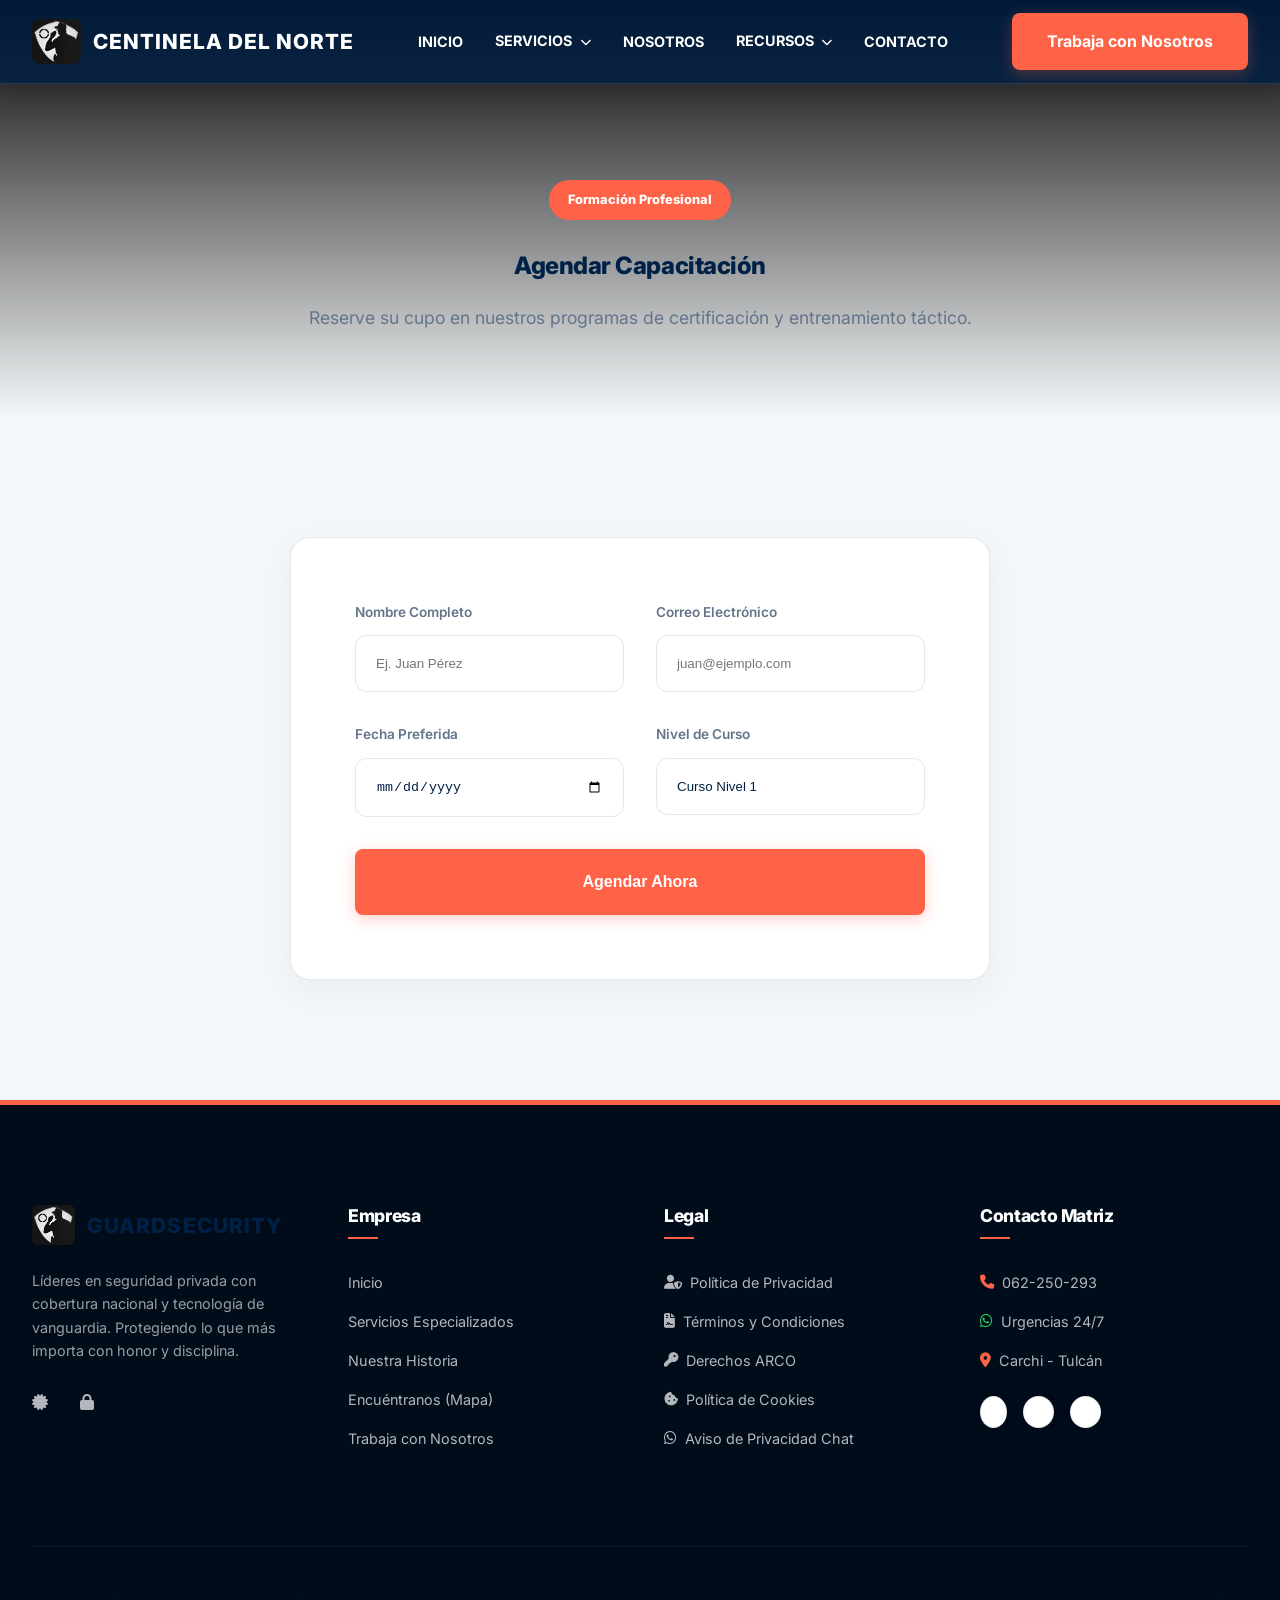
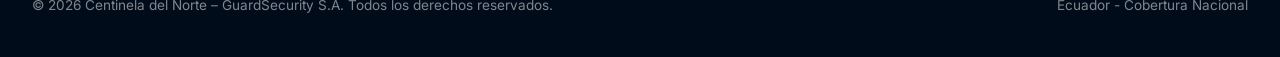
<file: agenda.html>
<!DOCTYPE html>
<html lang="es">

<head>
  <meta charset="UTF-8">
  <meta name="viewport" content="width=device-width, initial-scale=1.0">
  <title>Agendar Capacitación | Centinela del Norte</title>

  <!-- Fonts -->
  <link rel="preconnect" href="https://fonts.googleapis.com">
  <link rel="preconnect" href="https://fonts.gstatic.com" crossorigin>
  <link href="https://fonts.googleapis.com/css2?family=Inter:wght@400;500;600;700;800;900&display=swap"
    rel="stylesheet">

  <!-- Icons & Styles -->
  <link rel="stylesheet" href="https://cdnjs.cloudflare.com/ajax/libs/font-awesome/6.4.0/css/all.min.css">
  <link rel="stylesheet" href="css/global.css">
</head>

<body>

  <header id="header-container"></header>

  <main>
    <section class="page-header">
      <div class="container">
        <span class="tag animate-on-scroll">Formación Profesional</span>
        <h1 class="animate-on-scroll">Agendar Capacitación</h1>
        <p class="subtext animate-on-scroll" style="margin: 1.5rem auto;">Reserve su cupo en nuestros programas de
          certificación y entrenamiento táctico.</p>
      </div>
    </section>

    <section class="booking-form">
      <div class="container">
        <div class="glass-card responsive-card animate-on-scroll" style="max-width: 700px; margin: 0 auto;">
          <form class="contact-form" style="display: grid; gap: 2rem;">
            <div class="form-grid">
              <div class="form-group">
                <label
                  style="display: block; margin-bottom: 0.75rem; font-size: 0.85rem; color: var(--text-muted); font-weight: 600;">Nombre
                  Completo</label>
                <input type="text" placeholder="Ej. Juan Pérez"
                  style="width: 100%; padding: 1.25rem; background: #fff; border: 1px solid var(--border); border-radius: 12px; color: var(--navy); font-weight: 500;">
              </div>
              <div class="form-group">
                <label
                  style="display: block; margin-bottom: 0.75rem; font-size: 0.85rem; color: var(--text-muted); font-weight: 600;">Correo
                  Electrónico</label>
                <input type="email" placeholder="juan@ejemplo.com"
                  style="width: 100%; padding: 1.25rem; background: #fff; border: 1px solid var(--border); border-radius: 12px; color: var(--navy); font-weight: 500;">
              </div>
            </div>
            <div class="form-grid">
              <div class="form-group">
                <label
                  style="display: block; margin-bottom: 0.75rem; font-size: 0.85rem; color: var(--text-muted); font-weight: 600;">Fecha
                  Preferida</label>
                <input type="date"
                  style="width: 100%; padding: 1.25rem; background: #fff; border: 1px solid var(--border); border-radius: 12px; color: var(--navy); font-weight: 500;">
              </div>
              <div class="form-group">
                <label
                  style="display: block; margin-bottom: 0.75rem; font-size: 0.85rem; color: var(--text-muted); font-weight: 600;">Nivel
                  de Curso</label>
                <select
                  style="width: 100%; padding: 1.25rem; background: #fff; border: 1px solid var(--border); border-radius: 12px; color: var(--navy); appearance: none; cursor: pointer; font-weight: 500;">
                  <option>Curso Nivel 1</option>
                  <option>Curso Nivel 2</option>
                  <option>Supervisor</option>
                  <option>VIP</option>
                </select>
              </div>
            </div>
            <button class="btn-yellow" style="width: 100%; justify-content: center; padding: 1.5rem;">Agendar
              Ahora</button>
          </form>
        </div>
      </div>
    </section>
  </main>

  <footer id="footer-container"></footer>

  <script src="js/components.js"></script>
</body>

</html>
</file>
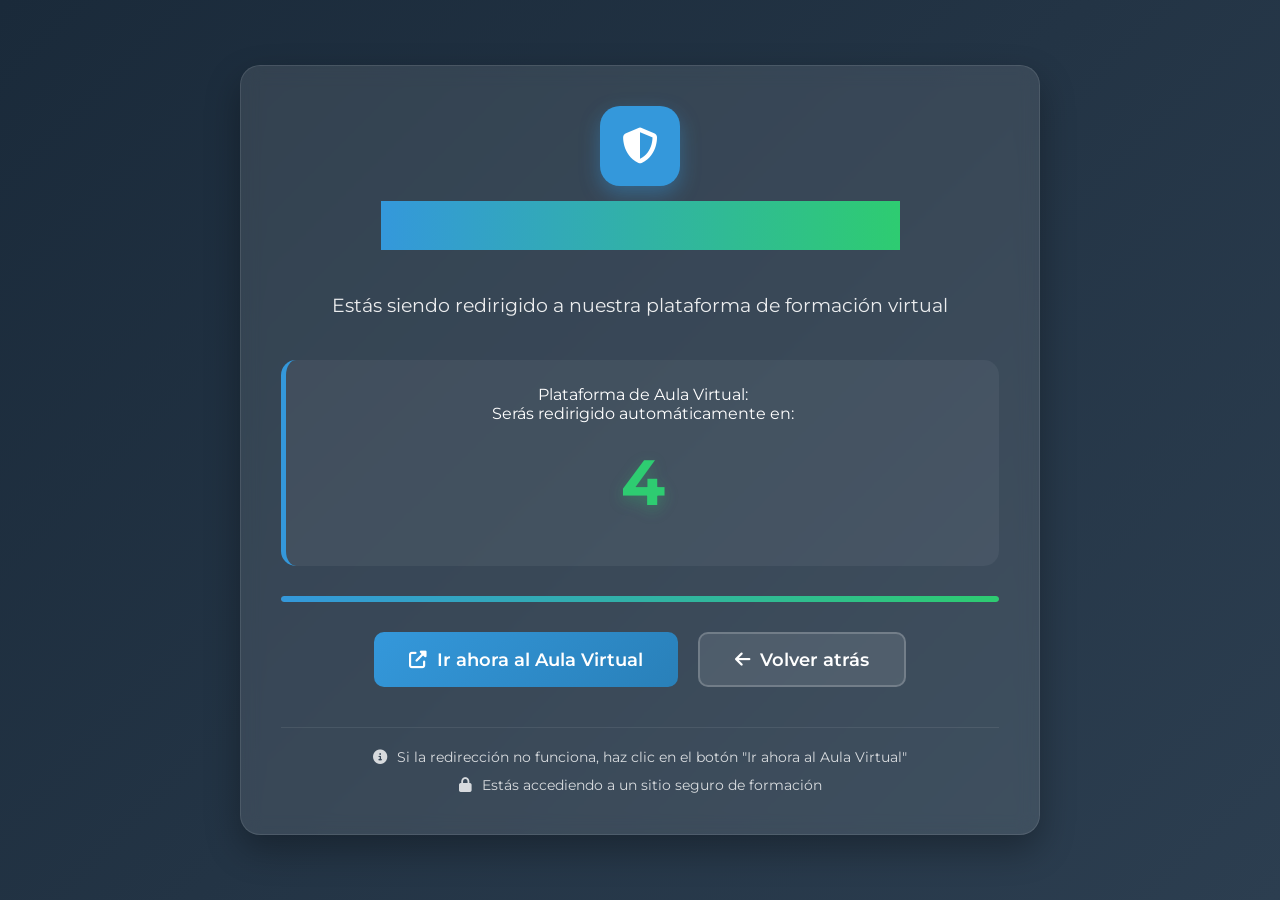
<file: aula.html>
<!DOCTYPE html>
<html lang="es">

<head>
  <meta charset="UTF-8">
  <meta name="viewport" content="width=device-width, initial-scale=1.0">
  <title>Redirigiendo al Aula Virtual - Centinela del Norte</title>
  <link rel="stylesheet" href="https://cdnjs.cloudflare.com/ajax/libs/font-awesome/6.4.0/css/all.min.css">
  <link href="https://fonts.googleapis.com/css2?family=Montserrat:wght@300;400;500;600;700&display=swap"
    rel="stylesheet">
  <style>
    * {
      margin: 0;
      padding: 0;
      box-sizing: border-box;
    }

    body {
      font-family: 'Montserrat', sans-serif;
      background: linear-gradient(135deg, #1a2a3a 0%, #2c3e50 100%);
      color: white;
      min-height: 100vh;
      display: flex;
      flex-direction: column;
      align-items: center;
      justify-content: center;
      padding: 20px;
      text-align: center;
    }

    .container {
      max-width: 800px;
      width: 100%;
      background-color: rgba(255, 255, 255, 0.1);
      backdrop-filter: blur(10px);
      border-radius: 20px;
      padding: 40px;
      box-shadow: 0 15px 35px rgba(0, 0, 0, 0.3);
      border: 1px solid rgba(255, 255, 255, 0.1);
      animation: fadeIn 0.8s ease-out;
    }

    .logo {
      margin-bottom: 30px;
      display: flex;
      flex-direction: column;
      align-items: center;
      gap: 15px;
    }

    .logo-icon {
      background-color: #3498db;
      width: 80px;
      height: 80px;
      border-radius: 20px;
      display: flex;
      align-items: center;
      justify-content: center;
      font-size: 36px;
      box-shadow: 0 8px 20px rgba(52, 152, 219, 0.4);
    }

    h1 {
      font-size: 2.5rem;
      margin-bottom: 10px;
      font-weight: 700;
      background: linear-gradient(to right, #3498db, #2ecc71);
      -webkit-text-fill-color: transparent;
    }

    .subtitle {
      font-size: 1.2rem;
      opacity: 0.9;
      margin-bottom: 40px;
      line-height: 1.6;
    }

    .redirect-box {
      background-color: rgba(255, 255, 255, 0.05);
      border-radius: 15px;
      padding: 25px;
      margin: 30px 0;
      border-left: 5px solid #3498db;
    }

    .redirect-url {
      font-family: monospace;
      background-color: rgba(0, 0, 0, 0.3);
      padding: 12px 20px;
      border-radius: 10px;
      margin: 15px 0;
      word-break: break-all;
      font-size: 1.1rem;
      display: flex;
      align-items: center;
      justify-content: center;
      gap: 10px;
    }

    .redirect-url i {
      color: #3498db;
    }

    .countdown {
      font-size: 4rem;
      font-weight: 700;
      color: #2ecc71;
      margin: 20px 0;
      text-shadow: 0 5px 15px rgba(46, 204, 113, 0.3);
    }

    .buttons {
      display: flex;
      gap: 20px;
      justify-content: center;
      margin-top: 30px;
      flex-wrap: wrap;
    }

    .btn {
      padding: 15px 35px;
      border-radius: 10px;
      font-weight: 600;
      font-size: 1.1rem;
      cursor: pointer;
      transition: all 0.3s ease;
      border: none;
      display: flex;
      align-items: center;
      gap: 10px;
      text-decoration: none;
    }

    .btn-primary {
      background: linear-gradient(135deg, #3498db 0%, #2980b9 100%);
      color: white;
    }

    .btn-primary:hover {
      transform: translateY(-3px);
      box-shadow: 0 10px 20px rgba(52, 152, 219, 0.4);
    }

    .btn-secondary {
      background-color: rgba(255, 255, 255, 0.1);
      color: white;
      border: 2px solid rgba(255, 255, 255, 0.2);
    }

    .btn-secondary:hover {
      background-color: rgba(255, 255, 255, 0.2);
      transform: translateY(-3px);
    }

    .loading-bar {
      height: 6px;
      background-color: rgba(255, 255, 255, 0.1);
      border-radius: 3px;
      margin: 30px 0;
      overflow: hidden;
    }

    .loading-progress {
      height: 100%;
      width: 0%;
      background: linear-gradient(90deg, #3498db, #2ecc71);
      border-radius: 3px;
      animation: loading 5s linear forwards;
    }

    .info-box {
      margin-top: 40px;
      padding-top: 20px;
      border-top: 1px solid rgba(255, 255, 255, 0.1);
      font-size: 0.9rem;
      opacity: 0.8;
      display: flex;
      flex-direction: column;
      gap: 10px;
    }

    .info-item {
      display: flex;
      align-items: center;
      justify-content: center;
      gap: 10px;
    }

    @keyframes fadeIn {
      from {
        opacity: 0;
        transform: translateY(20px);
      }

      to {
        opacity: 1;
        transform: translateY(0);
      }
    }

    @keyframes loading {
      to {
        width: 100%;
      }
    }

    @media (max-width: 768px) {
      .container {
        padding: 25px;
      }

      h1 {
        font-size: 2rem;
      }

      .countdown {
        font-size: 3rem;
      }

      .buttons {
        flex-direction: column;
      }

      .btn {
        width: 100%;
        justify-content: center;
      }
    }
  </style>
</head>

<body>

  <div class="container">
    <div class="logo">
      <div class="logo-icon">
        <i class="fas fa-shield-alt"></i>
      </div>
      <h1>CENTINELAS DEL NORTE</h1>
    </div>

    <p class="subtitle">Estás siendo redirigido a nuestra plataforma de formación virtual</p>

    <div class="redirect-box">
      <p>Plataforma de Aula Virtual:</p>

      <p>Serás redirigido automáticamente en:</p>
      <div class="countdown" id="countdown">5</div>
    </div>

    <div class="loading-bar">
      <div class="loading-progress"></div>
    </div>

    <div class="buttons">
      <a href="https://centineladelnorte.com.ec/mentoria/login/index.php/" class="btn btn-primary" id="redirectBtn">
        <i class="fas fa-external-link-alt"></i>
        Ir ahora al Aula Virtual
      </a>

      <a href="javascript:history.back()" class="btn btn-secondary">
        <i class="fas fa-arrow-left"></i>
        Volver atrás
      </a>
    </div>

    <div class="info-box">
      <div class="info-item">
        <i class="fas fa-info-circle"></i>
        Si la redirección no funciona, haz clic en el botón "Ir ahora al Aula Virtual"
      </div>
      <div class="info-item">
        <i class="fas fa-lock"></i>
        Estás accediendo a un sitio seguro de formación
      </div>
    </div>
  </div>

  <script>
    // Redirección automática después de 5 segundos
    let countdown = 5;
    const countdownElement = document.getElementById('countdown');
    const redirectBtn = document.getElementById('redirectBtn');

    const countdownInterval = setInterval(() => {
      countdown--;
      countdownElement.textContent = countdown;

      if (countdown <= 0) {
        clearInterval(countdownInterval);
        window.location.href = 'https://centineladelnorte.com.ec/mentoria/login/index.php/';
      }
    }, 1000);

    // También redirigir al hacer clic en el botón
    redirectBtn.addEventListener('click', function (e) {
      e.preventDefault();
      // Agregar una animación de clic
      this.style.transform = 'scale(0.95)';
      setTimeout(() => {
        window.location.href = 'https://centineladelnorte.com.ec/mentoria/login/index.php/';
      }, 300);
    });

    // Detectar si estamos en un dispositivo móvil
    const isMobile = /iPhone|iPad|iPod|Android/i.test(navigator.userAgent);
    if (isMobile) {
      // En móviles, redirigir más rápido
      setTimeout(() => {
        window.location.href = 'https://centineladelnorte.com.ec/mentoria/login/index.php/';
      }, 3000);
    }
  </script>

</body>

</html>
</file>
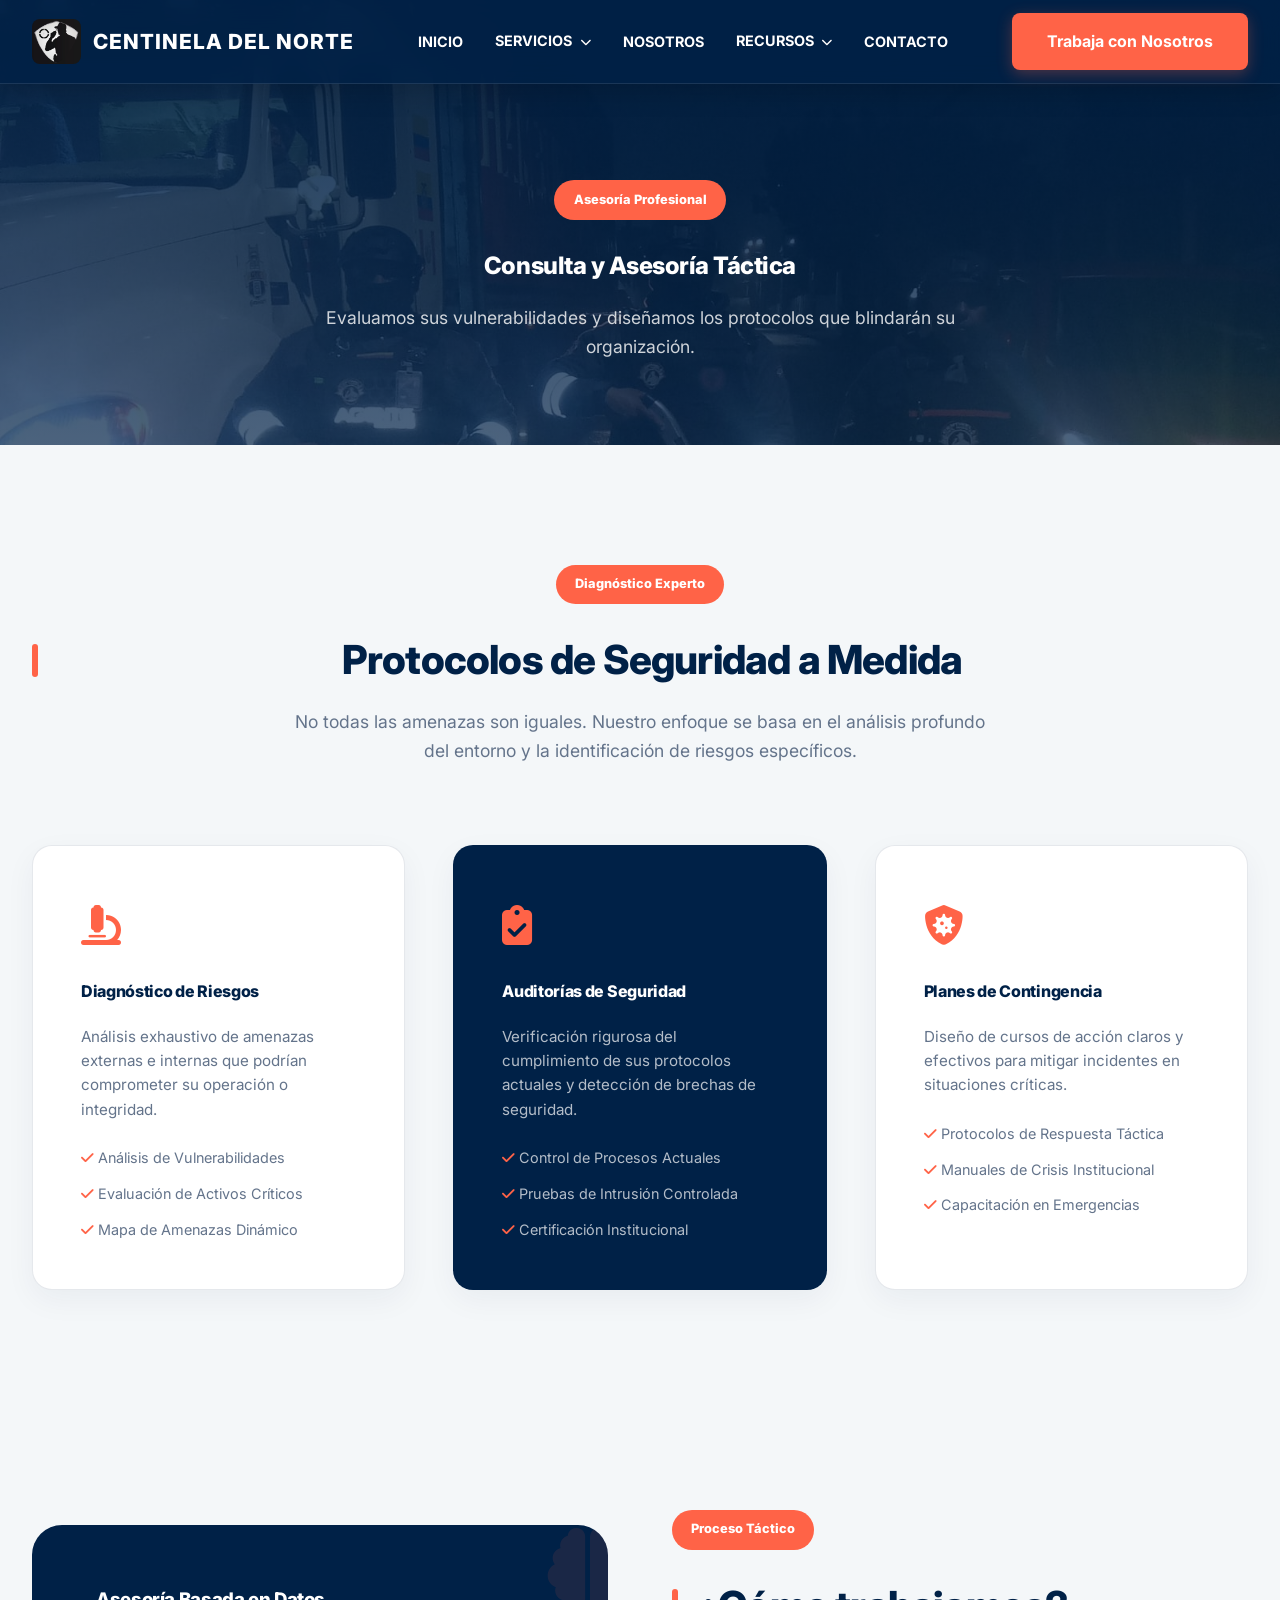
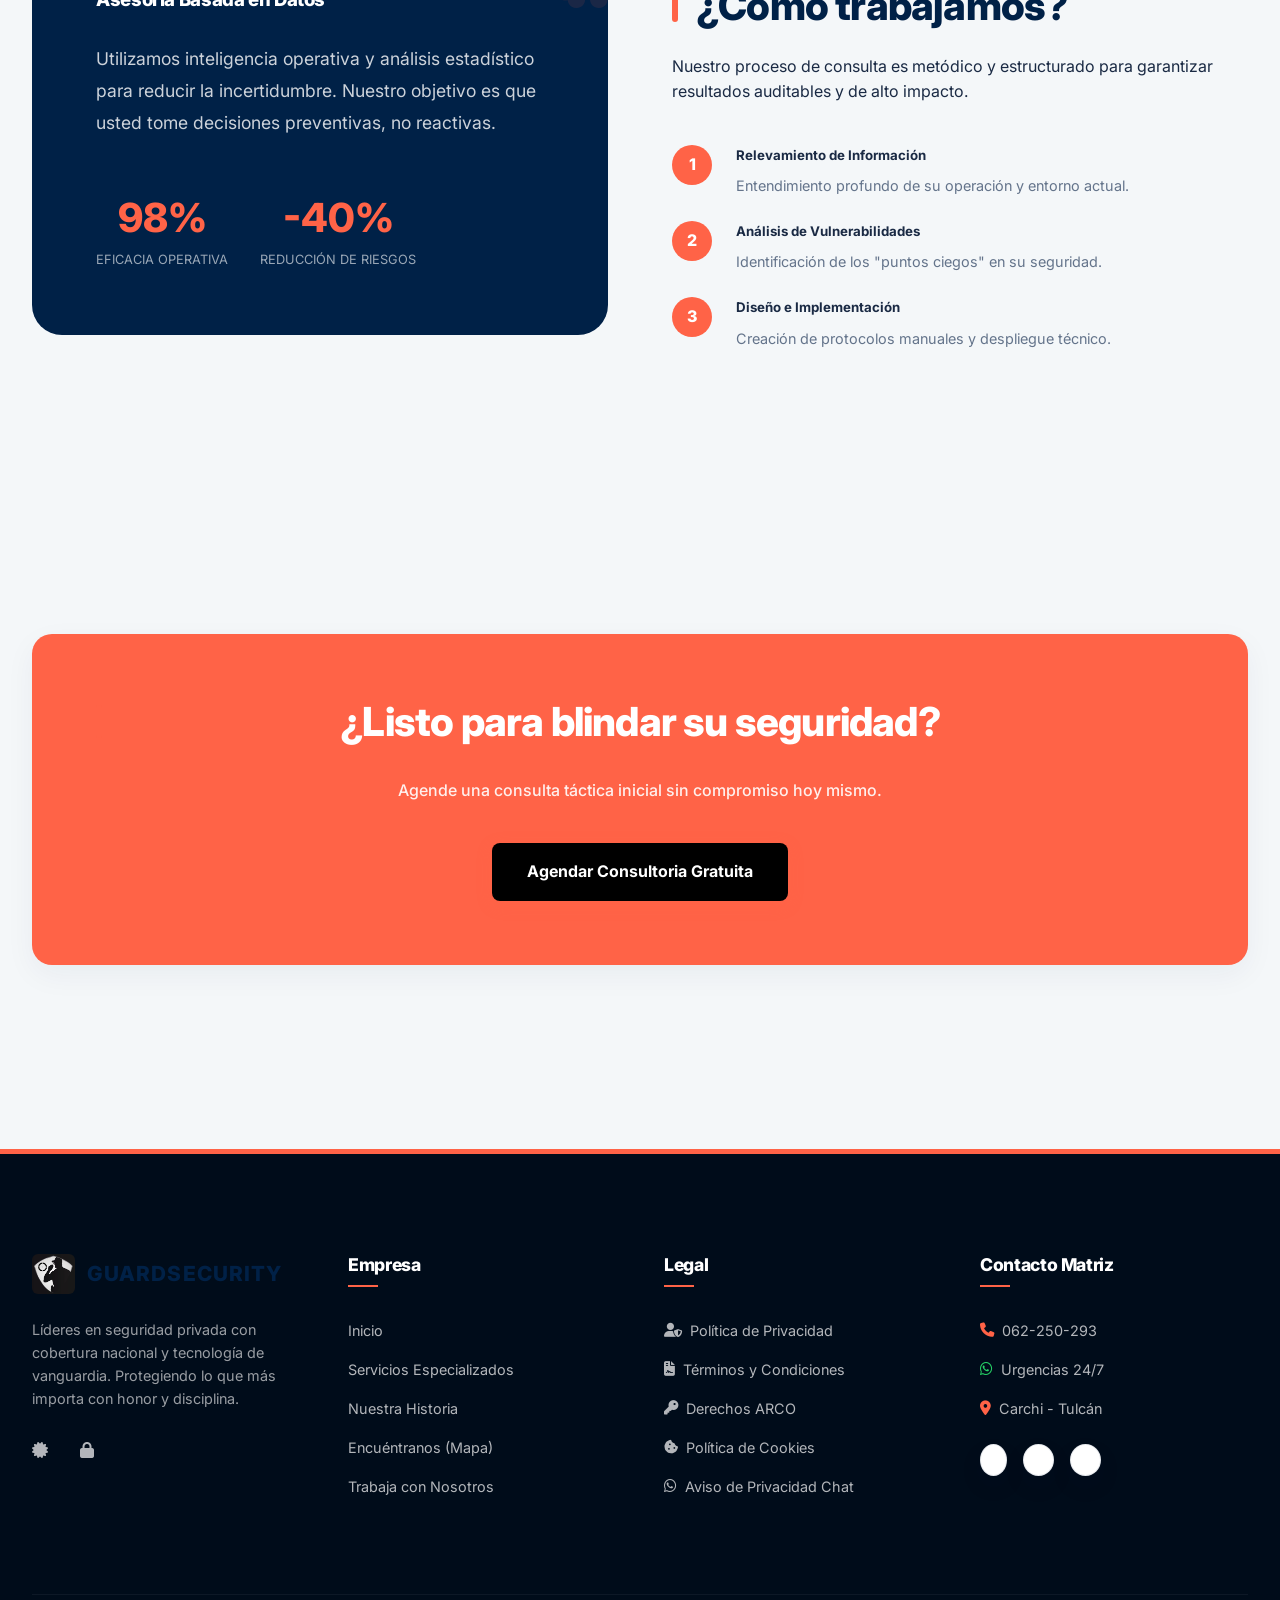
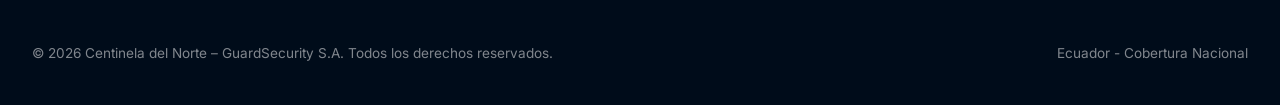
<file: consulta.html>
<!DOCTYPE html>
<html lang="es">

<head>
    <meta charset="UTF-8">
    <meta name="viewport" content="width=device-width, initial-scale=1.0">
    <title>Consulta Táctica | Centinela del Norte</title>

    <!-- Fonts -->
    <link rel="preconnect" href="https://fonts.googleapis.com">
    <link rel="preconnect" href="https://fonts.gstatic.com" crossorigin>
    <link href="https://fonts.googleapis.com/css2?family=Inter:wght@400;500;600;700;800;900&display=swap"
        rel="stylesheet">

    <!-- Icons & Styles -->
    <link rel="stylesheet" href="https://cdnjs.cloudflare.com/ajax/libs/font-awesome/6.4.0/css/all.min.css">
    <link rel="stylesheet" href="css/global.css">
</head>

<body>

    <header id="header-container"></header>

    <main>
        <!-- PAGE HEADER -->
        <section class="page-header"
            style="background: linear-gradient(rgba(0,33,71,0.9), rgba(0,33,71,0.7)), url('img/home.jpg') center/cover no-repeat;">
            <div class="container">
                <span class="tag animate-on-scroll">Asesoría Profesional</span>
                <h1 class="animate-on-scroll" style="color: #fff;">Consulta y Asesoría Táctica</h1>
                <p class="subtext animate-on-scroll" style="margin: 1.5rem auto; color: rgba(255,255,255,0.8);">
                    Evaluamos sus vulnerabilidades y diseñamos los protocolos que blindarán su organización.</p>
            </div>
        </section>

        <!-- CONSULTA CONTENT -->
        <section class="consultancy-details">
            <div class="container">
                <div class="section-header" style="text-align: center; margin-bottom: 5rem;">
                    <span class="tag">Diagnóstico Experto</span>
                    <h2>Protocolos de Seguridad a Medida</h2>
                    <p class="subtext" style="margin: 0 auto;">No todas las amenazas son iguales. Nuestro enfoque se
                        basa en el análisis profundo del entorno y la identificación de riesgos específicos.</p>
                </div>

                <div class="grid-3" style="gap: 3rem;">
                    <!-- Card 1: Diagnóstico -->
                    <div class="glass-card animate-on-scroll"
                        style="padding: 3rem; border: 1px solid var(--border); transition: var(--transition);">
                        <div style="font-size: 2.5rem; color: var(--tomato); margin-bottom: 1.5rem;"><i
                                class="fas fa-microscope"></i></div>
                        <h4>Diagnóstico de Riesgos</h4>
                        <p style="font-size: 0.95rem; color: var(--text-muted); margin: 1.5rem 0;">Análisis exhaustivo
                            de amenazas externas e internas que podrían comprometer su operación o integridad.</p>
                        <ul
                            style="list-style: none; display: grid; gap: 0.8rem; color: var(--text-muted); font-size: 0.9rem;">
                            <li><i class="fas fa-check" style="color: var(--tomato);"></i> Análisis de Vulnerabilidades
                            </li>
                            <li><i class="fas fa-check" style="color: var(--tomato);"></i> Evaluación de Activos
                                Críticos</li>
                            <li><i class="fas fa-check" style="color: var(--tomato);"></i> Mapa de Amenazas Dinámico
                            </li>
                        </ul>
                    </div>

                    <!-- Card 2: Auditorías -->
                    <div class="glass-card animate-on-scroll"
                        style="padding: 3rem; border: 1px solid var(--border); background: var(--navy); color: #fff;">
                        <div style="font-size: 2.5rem; color: var(--tomato); margin-bottom: 1.5rem;"><i
                                class="fas fa-clipboard-check"></i></div>
                        <h4 style="color: #fff;">Auditorías de Seguridad</h4>
                        <p style="font-size: 0.95rem; color: rgba(255,255,255,0.7); margin: 1.5rem 0;">Verificación
                            rigurosa del cumplimiento de sus protocolos actuales y detección de brechas de seguridad.
                        </p>
                        <ul
                            style="list-style: none; display: grid; gap: 0.8rem; color: rgba(255,255,255,0.7); font-size: 0.9rem;">
                            <li><i class="fas fa-check" style="color: var(--tomato);"></i> Control de Procesos Actuales
                            </li>
                            <li><i class="fas fa-check" style="color: var(--tomato);"></i> Pruebas de Intrusión
                                Controlada</li>
                            <li><i class="fas fa-check" style="color: var(--tomato);"></i> Certificación Institucional
                            </li>
                        </ul>
                    </div>

                    <!-- Card 3: Contingencia -->
                    <div class="glass-card animate-on-scroll" style="padding: 3rem; border: 1px solid var(--border);">
                        <div style="font-size: 2.5rem; color: var(--tomato); margin-bottom: 1.5rem;"><i
                                class="fas fa-shield-virus"></i></div>
                        <h4>Planes de Contingencia</h4>
                        <p style="font-size: 0.95rem; color: var(--text-muted); margin: 1.5rem 0;">Diseño de cursos de
                            acción claros y efectivos para mitigar incidentes en situaciones críticas.</p>
                        <ul
                            style="list-style: none; display: grid; gap: 0.8rem; color: var(--text-muted); font-size: 0.9rem;">
                            <li><i class="fas fa-check" style="color: var(--tomato);"></i> Protocolos de Respuesta
                                Táctica</li>
                            <li><i class="fas fa-check" style="color: var(--tomato);"></i> Manuales de Crisis
                                Institucional</li>
                            <li><i class="fas fa-check" style="color: var(--tomato);"></i> Capacitación en Emergencias
                            </li>
                        </ul>
                    </div>
                </div>
            </div>
        </section>

        <!-- DATA DRIVEN APPROACH -->
        <section style="background: var(--bg-dark); padding: 100px 0;">
            <div class="container">
                <div class="grid-2-stack" style="align-items: center;">
                    <div class="consultancy-visual animate-on-scroll">
                        <div
                            style="background: var(--navy); border-radius: 30px; padding: 4rem; position: relative; overflow: hidden;">
                            <div
                                style="font-size: 5rem; color: var(--tomato); opacity: 0.1; position: absolute; top: -20px; right: -20px;">
                                <i class="fas fa-brain"></i></div>
                            <h3 style="color: #fff; margin-bottom: 2rem;">Asesoría Basada en Datos</h3>
                            <p style="color: rgba(255,255,255,0.8); font-size: 1.1rem; line-height: 1.8;">Utilizamos
                                inteligencia operativa y análisis estadístico para reducir la incertidumbre. Nuestro
                                objetivo es que usted tome decisiones preventivas, no reactivas.</p>
                            <div style="margin-top: 3rem; display: flex; gap: 2rem;">
                                <div style="text-align: center;">
                                    <div style="font-size: 2.5rem; font-weight: 800; color: var(--tomato);">98%</div>
                                    <div
                                        style="font-size: 0.8rem; color: #fff; opacity: 0.6; text-transform: uppercase;">
                                        Eficacia Operativa</div>
                                </div>
                                <div style="text-align: center;">
                                    <div style="font-size: 2.5rem; font-weight: 800; color: var(--tomato);">-40%</div>
                                    <div
                                        style="font-size: 0.8rem; color: #fff; opacity: 0.6; text-transform: uppercase;">
                                        Reducción de Riesgos</div>
                                </div>
                            </div>
                        </div>
                    </div>
                    <div class="consultancy-text animate-on-scroll">
                        <span class="tag">Proceso Táctico</span>
                        <h2>¿Cómo trabajamos?</h2>
                        <p style="margin-bottom: 2.5rem;">Nuestro proceso de consulta es metódico y estructurado para
                            garantizar resultados auditables y de alto impacto.</p>
                        <div style="display: grid; gap: 1.5rem;">
                            <div style="display: flex; gap: 1.5rem; align-items: flex-start;">
                                <div
                                    style="background: var(--tomato); color: white; width: 40px; height: 40px; border-radius: 50%; display: flex; align-items: center; justify-content: center; flex-shrink: 0; font-weight: 800;">
                                    1</div>
                                <div>
                                    <h5 style="margin-bottom: 0.5rem;">Relevamiento de Información</h5>
                                    <p style="font-size: 0.9rem; color: var(--text-muted);">Entendimiento profundo de su
                                        operación y entorno actual.</p>
                                </div>
                            </div>
                            <div style="display: flex; gap: 1.5rem; align-items: flex-start;">
                                <div
                                    style="background: var(--tomato); color: white; width: 40px; height: 40px; border-radius: 50%; display: flex; align-items: center; justify-content: center; flex-shrink: 0; font-weight: 800;">
                                    2</div>
                                <div>
                                    <h5 style="margin-bottom: 0.5rem;">Análisis de Vulnerabilidades</h5>
                                    <p style="font-size: 0.9rem; color: var(--text-muted);">Identificación de los
                                        "puntos ciegos" en su seguridad.</p>
                                </div>
                            </div>
                            <div style="display: flex; gap: 1.5rem; align-items: flex-start;">
                                <div
                                    style="background: var(--tomato); color: white; width: 40px; height: 40px; border-radius: 50%; display: flex; align-items: center; justify-content: center; flex-shrink: 0; font-weight: 800;">
                                    3</div>
                                <div>
                                    <h5 style="margin-bottom: 0.5rem;">Diseño e Implementación</h5>
                                    <p style="font-size: 0.9rem; color: var(--text-muted);">Creación de protocolos
                                        manuales y despliegue técnico.</p>
                                </div>
                            </div>
                        </div>
                    </div>
                </div>
            </div>
        </section>

        <!-- CTA SECTION -->
        <section class="cta-banner" style="margin: 4rem 0;">
            <div class="container">
                <div class="glass-card animate-on-scroll"
                    style="background: var(--tomato); color: #fff; text-align: center; border: none; padding: 4rem;">
                    <h2 style="border: none; padding: 0; margin-bottom: 2rem; font-size: 2.5rem; color: #fff;">¿Listo
                        para blindar su seguridad?</h2>
                    <p style="font-weight: 500; margin-bottom: 2.5rem; color: rgba(255,255,255,0.9);">Agende una
                        consulta táctica inicial sin compromiso hoy mismo.</p>
                    <a href="contacto.html" class="btn-yellow" style="background: #000; color: #fff;">Agendar
                        Consultoria Gratuita</a>
                </div>
            </div>
        </section>
    </main>

    <footer id="footer-container"></footer>

    <script src="js/components.js"></script>
</body>

</html>
</file>
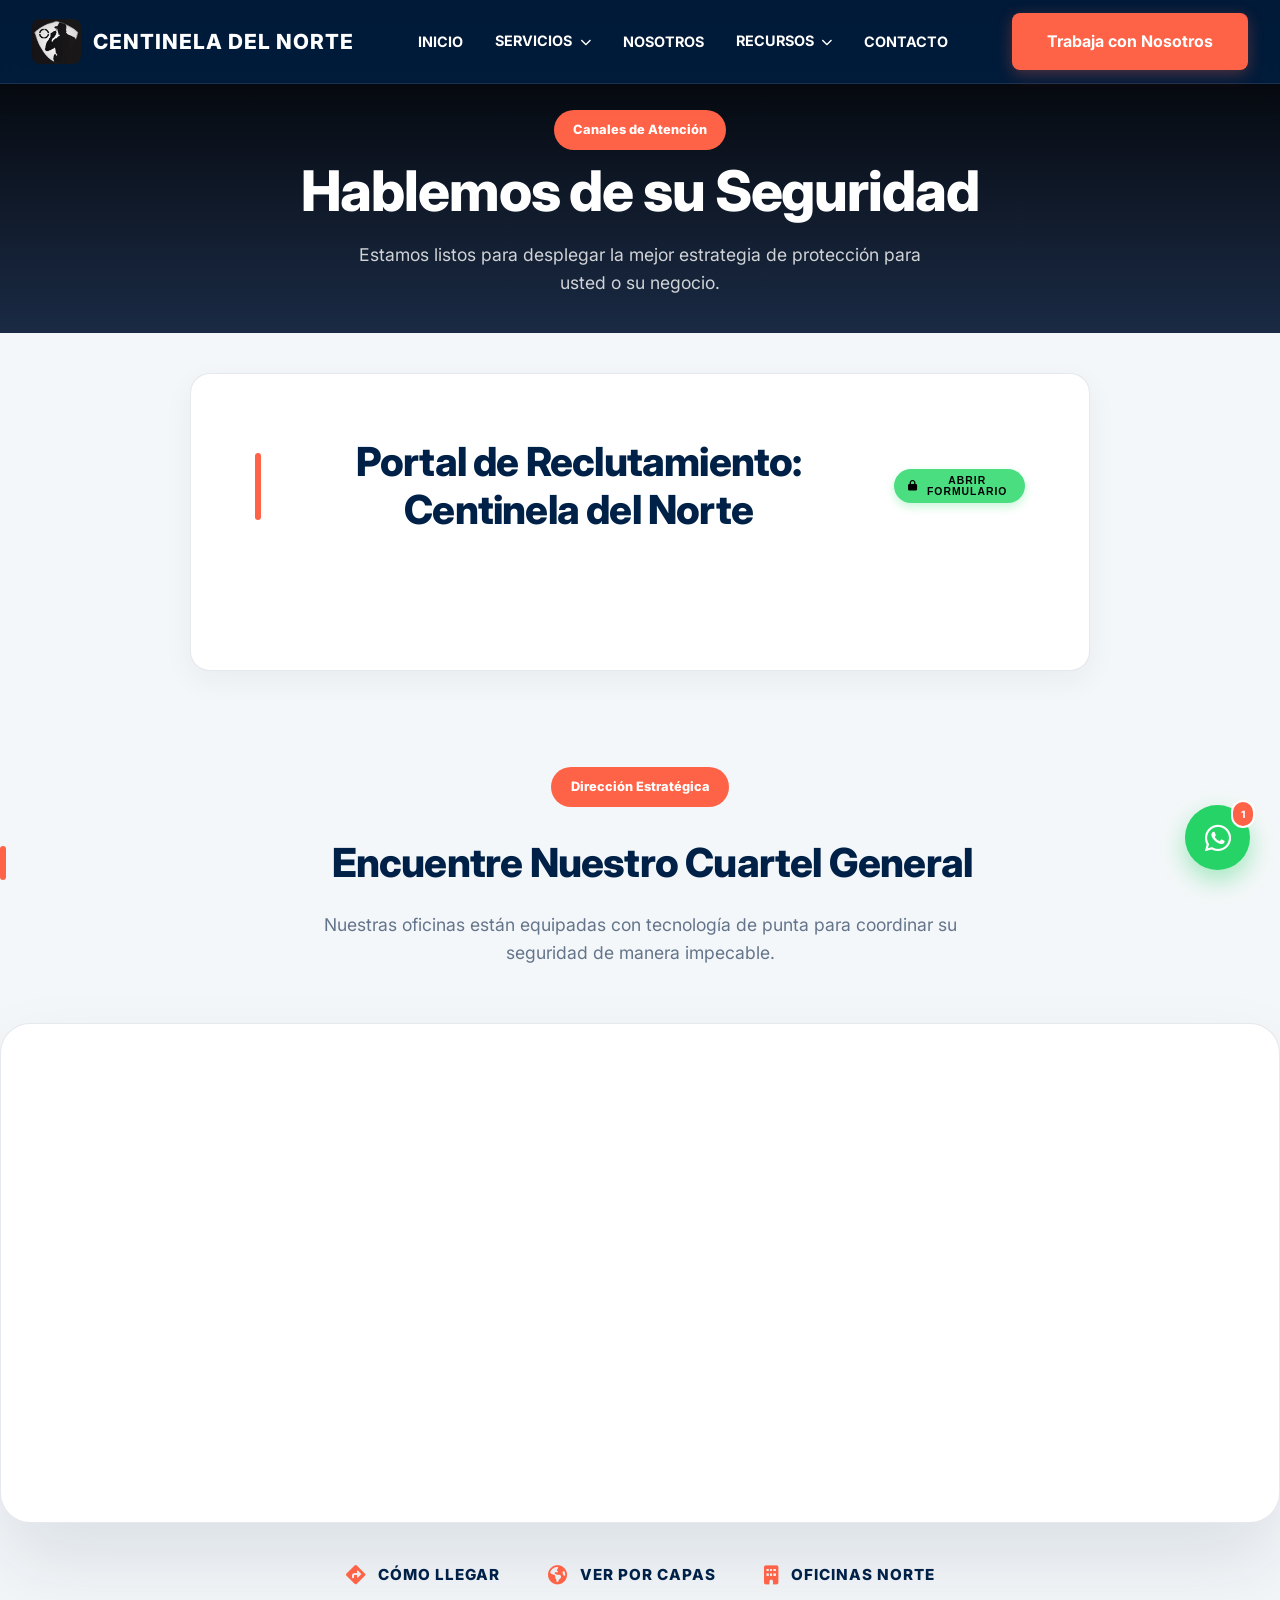
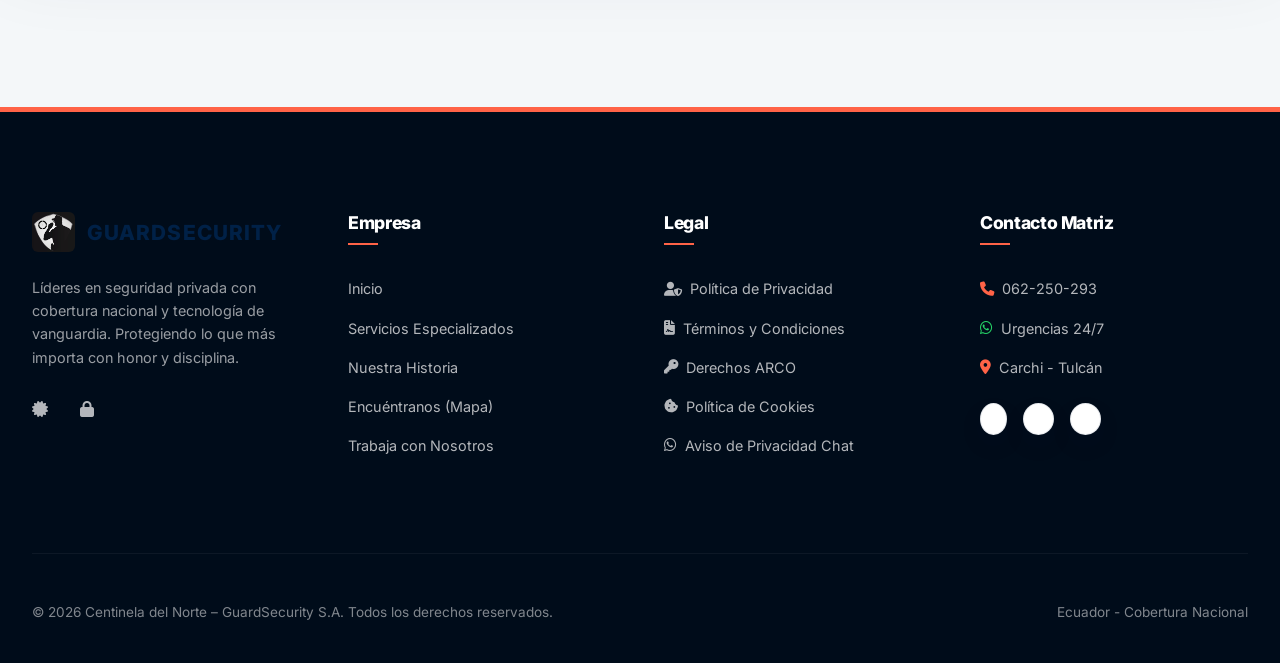
<file: contacto.html>
<!DOCTYPE html>
<html lang="es">

<head>
  <meta charset="UTF-8">
  <meta name="viewport" content="width=device-width, initial-scale=1.0">
  <title>Contacto | Centinela del Norte – GuardSecurity</title>

  <!-- Fonts -->
  <link rel="preconnect" href="https://fonts.googleapis.com">
  <link rel="preconnect" href="https://fonts.gstatic.com" crossorigin>
  <link href="https://fonts.googleapis.com/css2?family=Inter:wght@400;500;600;700;800;900&display=swap"
    rel="stylesheet">

  <!-- Icons & Styles -->
  <link rel="stylesheet" href="https://cdnjs.cloudflare.com/ajax/libs/font-awesome/6.4.0/css/all.min.css">
  <link rel="stylesheet" href="css/global.css">
  <link rel="stylesheet" href="css/contacto.css">

  <!-- Security: Google reCAPTCHA -->
  <script src="https://www.google.com/recaptcha/api.js" async defer></script>
</head>

<body>

  <header id="header-container"></header>

  <!-- Floating WhatsApp Button -->
  <a href="https://wa.me/593982313635?text=Hola%20Centinelas%20del%20Norte,%20deseo%20más%20información."
    class="whatsapp-float" target="_blank">
    <i class="fab fa-whatsapp"></i>
    <span class="whatsapp-badge">1</span>
  </a>

  <main>
    <!-- PAGE HEADER -->
    <section class="page-header">
      <div class="container">
        <span class="tag animate-on-scroll">Canales de Atención</span>
        <h1 class="animate-on-scroll">Hablemos de su Seguridad</h1>
        <p class="subtext animate-on-scroll" style="margin: 1.5rem auto;">Estamos listos para desplegar la mejor
          estrategia de protección para usted o su negocio.</p>
      </div>
    </section>

    <!-- CONTACT SECTION -->
    <section class="contact-section">
      <div class="container">
        <div class="glass-card responsive-card animate-on-scroll" style="max-width: 900px; margin: 0 auto;">
          <div style="text-align: center; margin-bottom: 3.5rem;">
            <div style="display: inline-flex; align-items: center; gap: 1rem; margin-bottom: 1rem;">
              <h2 style="margin: 0;">Portal de Reclutamiento: Centinela del Norte</h2>
              <button type="button" id="form-toggle-btn"
                style="background: #4ade80; border: none; color: #000; padding: 6px 14px; border-radius: 20px; font-size: 0.65rem; font-weight: 900; letter-spacing: 1px; display: flex; align-items: center; gap: 5px; cursor: pointer; transition: all 0.3s ease; box-shadow: 0 4px 10px rgba(74, 222, 128, 0.3);">
                <i class="fas fa-lock"></i> <span id="toggle-text">ABRIR FORMULARIO</span>
              </button>
            </div>
          </div>

          <div id="collapsible-form" style="max-height: 0; opacity: 0; overflow: hidden; transition: all 0.6s cubic-bezier(0.4, 0, 0.2, 1);">
            <p class="subtext" style="text-align: center; margin-bottom: 2.5rem;">Complete el siguiente formulario para que un consultor táctico se ponga en contacto con
              usted.</p>

          <!-- PHP Handler Integration -->
          <form action="contact-handler.php" method="POST" class="contact-form" id="secure-form"
            enctype="multipart/form-data" style="display: grid; gap: 2rem;">
            <div class="form-grid">
              <div class="form-group">
                <label
                  style="display: block; margin-bottom: 0.75rem; font-size: 0.85rem; color: var(--text-muted); font-weight: 600;">Nombres
                  Completos</label>
                <input type="text" name="name" required placeholder="Ej. Juan Pérez"
                  style="width: 100%; padding: 1.25rem; background: #fff; border: 1px solid var(--border); border-radius: 12px; color: var(--navy); transition: all 0.3s ease; font-weight: 500;">
              </div>
              <div class="form-group">
                <label
                  style="display: block; margin-bottom: 0.75rem; font-size: 0.85rem; color: var(--text-muted); font-weight: 600;">Correo
                  Electrónico</label>
                <input type="email" name="email" required placeholder="juan@ejemplo.com"
                  style="width: 100%; padding: 1.25rem; background: #fff; border: 1px solid var(--border); border-radius: 12px; color: var(--navy); transition: all 0.3s ease; font-weight: 500;">
              </div>
            </div>
            <div class="form-grid">
              <div class="form-group">
                <label
                  style="display: block; margin-bottom: 0.75rem; font-size: 0.85rem; color: var(--text-muted); font-weight: 600;">Tipo
                  de Requerimiento</label>
                <select name="subject"
                  style="width: 100%; padding: 1.25rem; background: #fff; border: 1px solid var(--border); border-radius: 12px; color: var(--navy); appearance: none; cursor: pointer; font-weight: 500;">
                  <option value="Guardia de Seguridad">Guardias de Seguridad</option>
                  <option value="Supervisor de Seguridad">Supervisor de Seguridad</option>
                  <option value="Otros">Otros</option>
                </select>
              </div>
              <div class="form-group">
                <label
                  style="display: block; margin-bottom: 0.75rem; font-size: 0.85rem; color: var(--text-muted); font-weight: 600;">Ciudad</label>
                <select name="city" required
                  style="width: 100%; padding: 1.25rem; background: #fff; border: 1px solid var(--border); border-radius: 12px; color: var(--navy); appearance: none; cursor: pointer; font-weight: 500;">
                  <option value="Tena" selected>Tena</option>
                </select>
              </div>
            </div>


            <div class="form-group">
              <label
                style="display: block; margin-bottom: 0.75rem; font-size: 0.85rem; color: var(--text-muted); font-weight: 600;">Cargar
                Documentación (PDF Único - Máx. 10MB)</label>
              <div
                style="margin-bottom: 1rem; padding: 1.25rem; background: rgba(0,0,0,0.05); border: 1px dashed var(--border); border-radius: 12px; color: var(--navy); font-size: 0.85rem; line-height: 1.5;">
                <p style="margin-bottom: 0.75rem; font-weight: 700; color: var(--tomato);">
                  <i class="fas fa-info-circle"></i> Instrucciones de Formato:
                </p>
                <p style="margin-bottom: 1rem;">
                  Adjuntar todos sus documentos en un solo archivo con formato PDF, lo mas claro y nítido posible.
                </p>
                <ul style="list-style: none; padding: 0; margin: 0; display: grid; gap: 0.5rem; font-size: 0.8rem;">
                  <li><i class="fas fa-check" style="color: var(--tomato); width: 20px;"></i> 1. Hoja de vida</li>
                  <li><i class="fas fa-check" style="color: var(--tomato); width: 20px;"></i> 2. Cédula y papeleta de
                    votación</li>
                  <li><i class="fas fa-check" style="color: var(--tomato); width: 20px;"></i> 3. Diploma y credencial
                    Nivel 1 y 2</li>
                  <li><i class="fas fa-check" style="color: var(--tomato); width: 20px;"></i> 4. Diploma reentrenamiento
                    vigente</li>
                </ul>
              </div>
              <div
                style="position: relative; border: 2px dashed var(--border); border-radius: 12px; padding: 2.5rem; text-align: center; transition: all 0.3s ease; background: var(--bg-dark);"
                id="drop-zone">
                <input type="file" name="documents[]" id="file-input" required accept=".pdf"
                  style="position: absolute; top: 0; left: 0; width: 100%; height: 100%; opacity: 0; cursor: pointer;">
                <div id="file-preview-container">
                  <i class="fas fa-file-pdf" style="font-size: 2.5rem; color: var(--tomato); margin-bottom: 1rem;"></i>
                  <p style="font-size: 0.9rem; color: var(--navy); font-weight: 800;">SUBIR ARCHIVO PDF AQUÍ</p>
                  <p style="font-size: 0.7rem; color: var(--text-muted); margin-top: 0.5rem;">Haga clic o arrastre el
                    archivo</p>
                </div>
                <div id="file-list"
                  style="margin-top: 1.5rem; text-align: left; font-size: 0.85rem; color: var(--navy); display: none; background: rgba(0,0,0,0.05); padding: 1rem; border-radius: 8px;">
                  <div
                    style="display: flex; justify-content: space-between; align-items: center; margin-bottom: 0.75rem; border-bottom: 1px solid var(--border); padding-bottom: 0.5rem;">
                    <strong>Archivo Seleccionado</strong>
                    <button type="button" id="clear-files"
                      style="background: var(--tomato); color: #fff; border: none; padding: 4px 10px; border-radius: 6px; font-size: 0.7rem; cursor: pointer; font-weight: 700;">
                      <i class="fas fa-trash-alt"></i> ELIMINAR ARCHIVO
                    </button>
                  </div>
                  <ul id="selected-files-list"
                    style="list-style: none; padding: 0; max-height: 150px; overflow-y: auto;"></ul>
                </div>
              </div>
              <div id="file-error" style="color: var(--tomato); font-size: 0.75rem; margin-top: 0.5rem; display: none;">
                El tamaño total excede los 10MB. Por favor, reduzca el tamaño de los archivos.</div>
            </div>

            <!-- Capas de Información LOPDP -->
            <div
              style="margin-bottom: 2rem; padding: 1.5rem; background: rgba(0,0,0,0.2); border-radius: 12px; font-size: 0.8rem; color: var(--text-muted); line-height: 1.6; border: 1px solid var(--border);">
              <p style="margin-bottom: 0.5rem;"><strong style="color: #fff;">Responsable:</strong> Centinela del Norte Jaen Platinium
              </p>
              <p style="margin-bottom: 0.5rem;"><strong style="color: #fff;">Finalidad:</strong> Sus datos serán
                tratados únicamente para procesos de selección de personal.</p>
              <p><strong style="color: #fff;">Derechos:</strong> Puede ejercer sus derechos de acceso, rectificación,
                supresión y otros previstos en la LOPDP enviando un correo a <span
                  style="text-decoration: underline;">protecciondatos@centineladelnorte.com.ec</span></p>
            </div>

            <!-- Privacy Policy Checkbox -->
            <div style="display: flex; align-items: flex-start; gap: 1rem; margin: 1rem 0;">
              <input type="checkbox" id="privacy-check" required
                style="width: 20px; height: 20px; cursor: pointer; accent-color: var(--tomato); margin-top: 3px;">
              <label for="privacy-check"
                style="font-size: 0.9rem; color: var(--text-muted); line-height: 1.4; cursor: pointer;">
                He leído y acepto la <a href="privacidad.html" 
                  style="color: var(--tomato); font-weight: 600; text-decoration: underline;">Política de
                  Privacidad</a>.
              </label>
            </div>

            <!-- Google reCAPTCHA Validation -->
            <div style="display: flex; justify-content: center; margin: 1rem 0;">
              <div class="g-recaptcha" data-sitekey="6Lcd_oYsAAAAAPNXKxver33Aw052Y8EiA8YXdxyE"
                data-callback="onCaptchaSuccess" data-expired-callback="onCaptchaExpired"></div>
            </div>

            <button type="submit" id="submit-btn" class="btn-yellow" disabled
              style="width: 100%; justify-content: center; padding: 1.5rem; opacity: 0.5; transition: all 0.3s ease; font-size: 1.1rem;">
              <i class="fas fa-paper-plane" style="margin-right: 10px;"></i> ENVIAR SOLICITUD ESTRATÉGICA
            </button>
          </form>
          </div> <!-- End collapsible-form -->

          <script>
            const btn = document.getElementById('submit-btn');
            const form = document.getElementById('secure-form');
            const privacyCheck = document.getElementById('privacy-check');
            const toggleBtn = document.getElementById('form-toggle-btn');
            const toggleText = document.getElementById('toggle-text');
            const collapsibleForm = document.getElementById('collapsible-form');
            let isCaptchaVerified = false;

            // Lógica de Expandir/Colapsar
            toggleBtn.addEventListener('click', () => {
              const isOpen = collapsibleForm.style.maxHeight !== '0px';

              if (isOpen) {
                collapsibleForm.style.maxHeight = '0px';
                collapsibleForm.style.opacity = '0';
                toggleText.textContent = 'ABRIR FORMULARIO';
                toggleBtn.style.background = '#4ade80';
                toggleBtn.style.transform = 'scale(1)';
              } else {
                collapsibleForm.style.maxHeight = '2000px'; // Suficiente para el contenido
                collapsibleForm.style.opacity = '1';
                toggleText.textContent = 'MINIMIZAR FORMULARIO';
                toggleBtn.style.background = '#facc15'; // Color de atención al abrir
                toggleBtn.style.transform = 'scale(1.05)';
              }
            });

            const fileInput = document.getElementById('file-input');
            const fileError = document.getElementById('file-error');
            const fileList = document.getElementById('file-list');
            const selectedFilesList = document.getElementById('selected-files-list');
            const dropZone = document.getElementById('drop-zone');

            function updateSubmitButton() {
              const totalSize = Array.from(fileInput.files).reduce((acc, file) => acc + file.size, 0);
              const isSizeValid = totalSize > 0 && totalSize <= 10 * 1024 * 1024;

              if (isCaptchaVerified && privacyCheck.checked && isSizeValid) {
                btn.disabled = false;
                btn.style.opacity = '1';
              } else {
                btn.disabled = true;
                btn.style.opacity = '0.5';
              }

              if (totalSize > 10 * 1024 * 1024) {
                fileError.style.display = 'block';
                dropZone.style.borderColor = 'var(--tomato)';
              } else {
                fileError.style.display = 'none';
                dropZone.style.borderColor = 'var(--border)';
              }
            }

            const clearBtn = document.getElementById('clear-files');
            const fileCount = document.getElementById('file-count');

            fileInput.addEventListener('change', () => {
              const files = fileInput.files;
              if (files.length > 0) {
                fileList.style.display = 'block';
                selectedFilesList.innerHTML = '';
                Array.from(files).forEach(file => {
                  const li = document.createElement('li');
                  li.style.padding = '4px 0';
                  li.style.borderBottom = '1px solid rgba(0,0,0,0.05)';
                  li.innerHTML = `<i class="fas fa-file-pdf" style="margin-right: 8px; color: var(--tomato);"></i> ${file.name} <span style="font-size: 0.7rem; opacity: 0.6;">(${(file.size / 1024).toFixed(1)} KB)</span>`;
                  selectedFilesList.appendChild(li);
                });
              } else {
                fileList.style.display = 'none';
              }
              updateSubmitButton();
            });

            clearBtn.addEventListener('click', () => {
              fileInput.value = '';
              fileList.style.display = 'none';
              selectedFilesList.innerHTML = '';
              updateSubmitButton();
            });

            // messageText listener removed since there is no textarea anymore

            function onCaptchaSuccess() {
              isCaptchaVerified = true;
              updateSubmitButton();
            }

            function onCaptchaExpired() {
              isCaptchaVerified = false;
              updateSubmitButton();
            }

            privacyCheck.addEventListener('change', updateSubmitButton);

            // Redirección Dinámica a WhatsApp al enviar con validación backend
            form.addEventListener('submit', function (e) {
              e.preventDefault();

              // UI Feedback
              btn.disabled = true;
              btn.style.opacity = '0.7';
              btn.innerHTML = '<i class="fas fa-spinner fa-spin"></i> VERIFICANDO SEGURIDAD...';

              const formData = new FormData(form);
              const name = formData.get('name');
              const email = formData.get('email');
              const subject = formData.get('subject');
              const city = formData.get('city');

              const text = `*Nueva Solicitud de Registro - Centinela del Norte*%0A%0A` +
                `*Nombre Completo:* ${name}%0A` +
                `*Email:* ${email}%0A` +
                `*Ciudad:* ${city}%0A` +
                `*Tipo de Requerimiento:* ${subject}%0A%0A` +
                `_Adjunto mis documentos requeridos para el proceso._`;

              const whatsappUrl = `https://wa.me/593982313635?text=${text}`;

              // Enviamos al backend para verificación reCAPTCHA y respaldo de correo
              fetch(form.action, {
                method: 'POST',
                body: formData
              })
                .then(response => response.json())
                .then(data => {
                  if (data.success) {
                    // Redirigimos al chat si el correo también se envió
                    alert('¡Verificación exitosa! Redirigiendo a su chat de seguridad...');
                    window.open(whatsappUrl, '_blank');
                    form.reset();
                    grecaptcha.reset();
                    isCaptchaVerified = false;
                    updateSubmitButton();
                    btn.innerHTML = 'ENVIAR SOLICITUD ESTRATÉGICA';
                  } else {
                    // Error en la verificación (ej. captcha inválido o fallo en mail)
                    alert('Error: ' + data.message);
                    btn.disabled = false;
                    btn.style.opacity = '1';
                    btn.innerHTML = 'INTENTAR DE NUEVO';
                  }
                })
                .catch(error => {
                  console.error('Error:', error);
                  alert('Hubo un problema con la conexión. Por favor, intente de nuevo o use WhatsApp directamente.');
                  btn.disabled = false;
                  btn.style.opacity = '1';
                  btn.innerHTML = 'INTENTAR DE NUEVO';
                });
            });
          </script>
        </div>
      </div>

      <!-- MAP SECTION -->
      <div class="map-section animate-on-scroll" style="margin-top: 6rem;">
        <div class="section-header" style="text-align: center; margin-bottom: 3.5rem;">
          <span class="tag">Dirección Estratégica</span>
          <h2>Encuentre Nuestro Cuartel General</h2>
          <p class="subtext" style="margin: 0 auto;">Nuestras oficinas están equipadas con tecnología de punta para
            coordinar su seguridad de manera impecable.</p>
        </div>

        <div class="glass-card"
          style="padding: 1.5rem; border-radius: 30px; overflow: hidden; height: 500px; box-shadow: 0 40px 80px rgba(0, 33, 71, 0.1);">
          <iframe
            src="https://www.google.com/maps/embed?pb=!4v1772029529877!6m8!1m7!1suSMTCN-q_Evqm3wScFDDFA!2m2!1d0.8225200044272534!2d-77.70394177982105!3f23.011019624221312!4f-17.9215266823185!5f0.7820865974627469"
            width="100%" height="100%" style="border:0; border-radius: 15px;" allowfullscreen="" loading="lazy"
            referrerpolicy="no-referrer-when-downgrade">
          </iframe>
        </div>

        <div style="display: flex; justify-content: center; gap: 3rem; margin-top: 2.5rem; flex-wrap: wrap;">
          <div
            style="display: flex; align-items: center; gap: 0.75rem; color: var(--navy); font-weight: 800; font-size: 0.95rem; text-transform: uppercase; letter-spacing: 1px;">
            <i class="fas fa-diamond-turn-right" style="color: var(--tomato); font-size: 1.2rem;"></i> Cómo Llegar
          </div>
          <div
            style="display: flex; align-items: center; gap: 0.75rem; color: var(--navy); font-weight: 800; font-size: 0.95rem; text-transform: uppercase; letter-spacing: 1px;">
            <i class="fas fa-earth-americas" style="color: var(--tomato); font-size: 1.2rem;"></i> Ver por Capas
          </div>
          <div
            style="display: flex; align-items: center; gap: 0.75rem; color: var(--navy); font-weight: 800; font-size: 0.95rem; text-transform: uppercase; letter-spacing: 1px;">
            <i class="fas fa-building" style="color: var(--tomato); font-size: 1.2rem;"></i> Oficinas Norte
          </div>
        </div>
      </div>
      </div>
    </section>
  </main>

  <footer id="footer-container"></footer>

  <script src="js/components.js"></script>
</body>

</html>
</file>
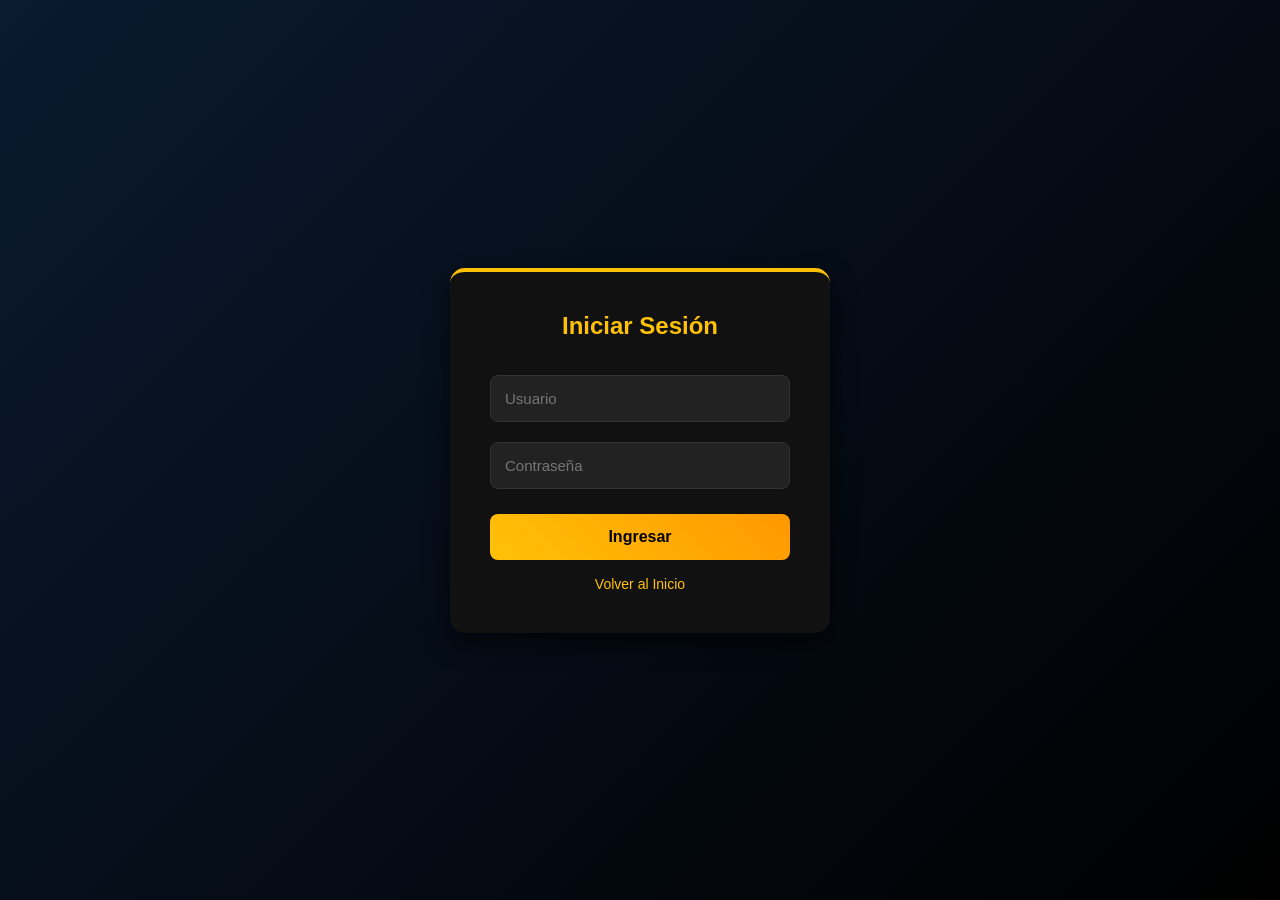
<file: login.html>
<!DOCTYPE html>
<html lang="es">

<head>
  <meta charset="UTF-8">
  <meta name="viewport" content="width=device-width, initial-scale=1.0">
  <title>Login - Centinela del Norte</title>
  <link rel="stylesheet" href="css/login.css">
</head>

<body>

  <div class="login-container">
    <h2>Iniciar Sesión</h2>

    <input type="text" placeholder="Usuario">
    <input type="password" placeholder="Contraseña">

    <button>Ingresar</button>

    <div class="volver">
      <a href="index.html">Volver al Inicio</a>
    </div>
  </div>

</body>

</html>
</file>
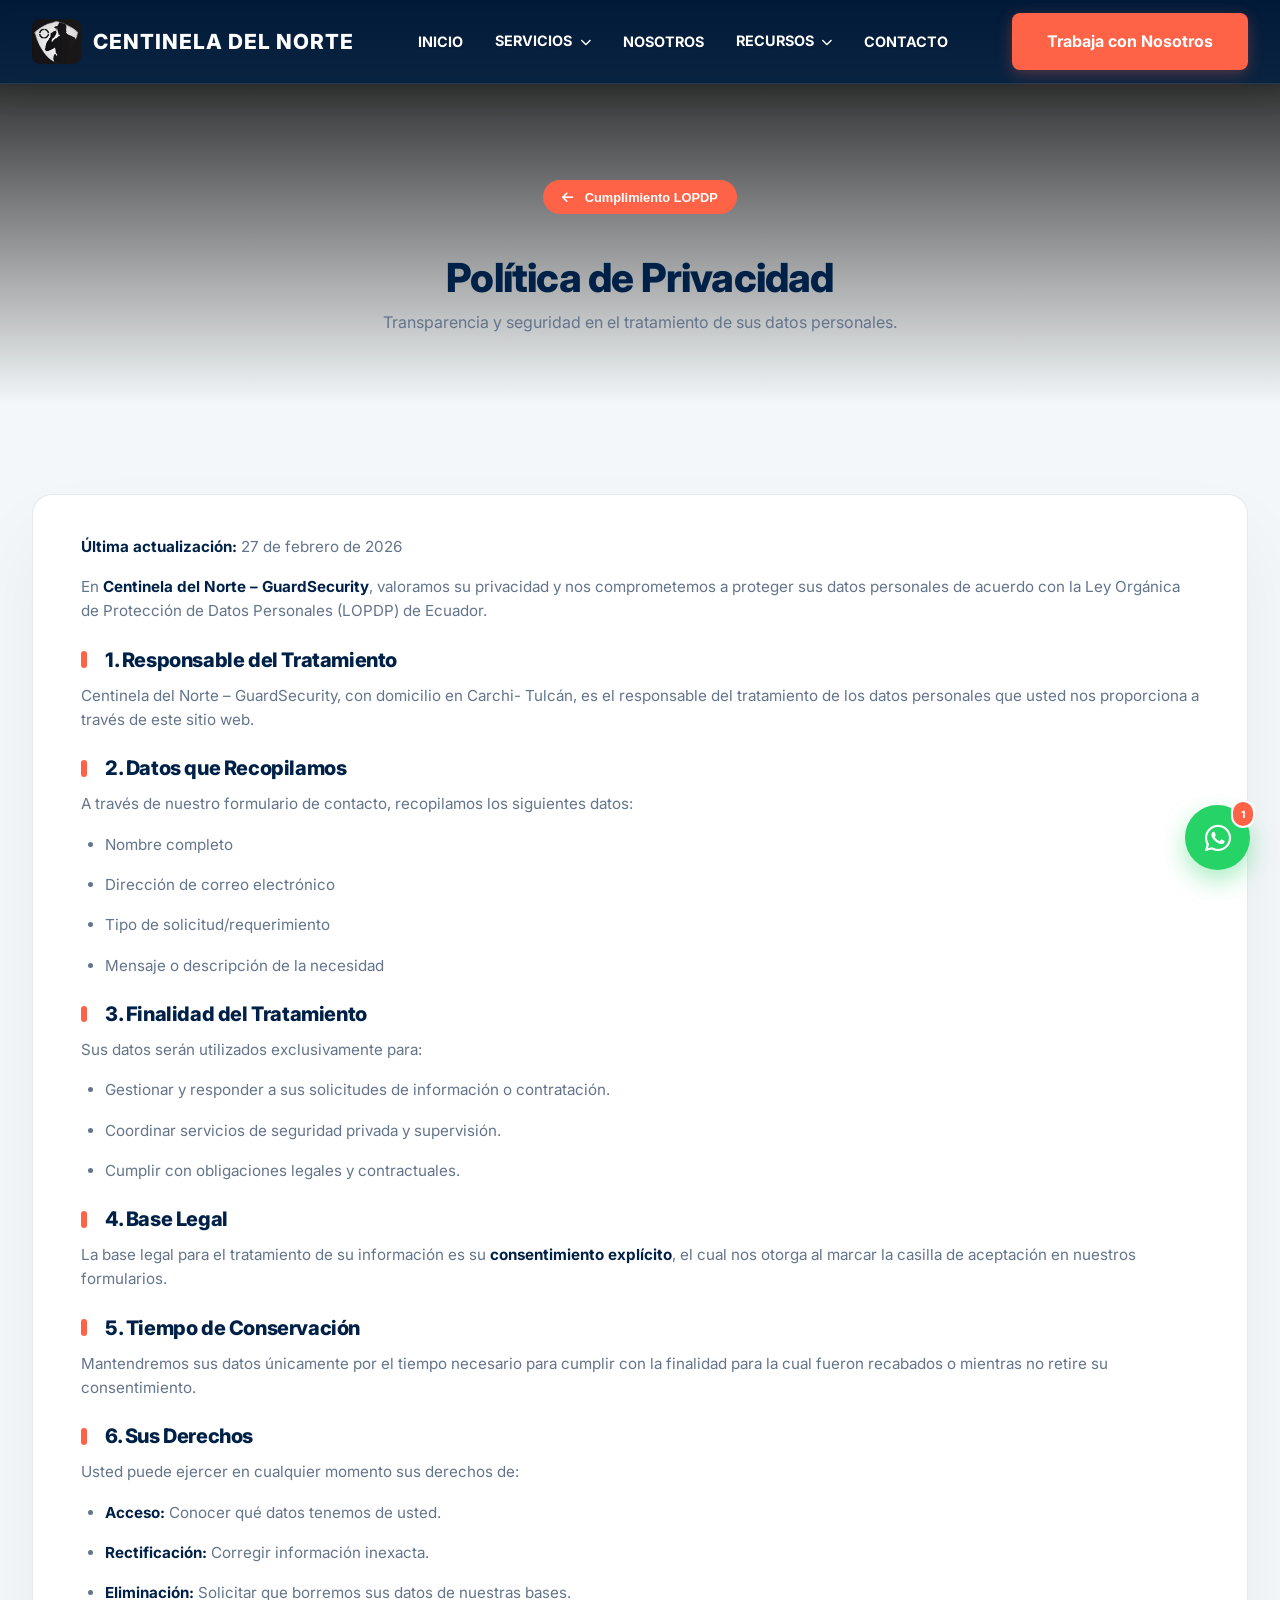
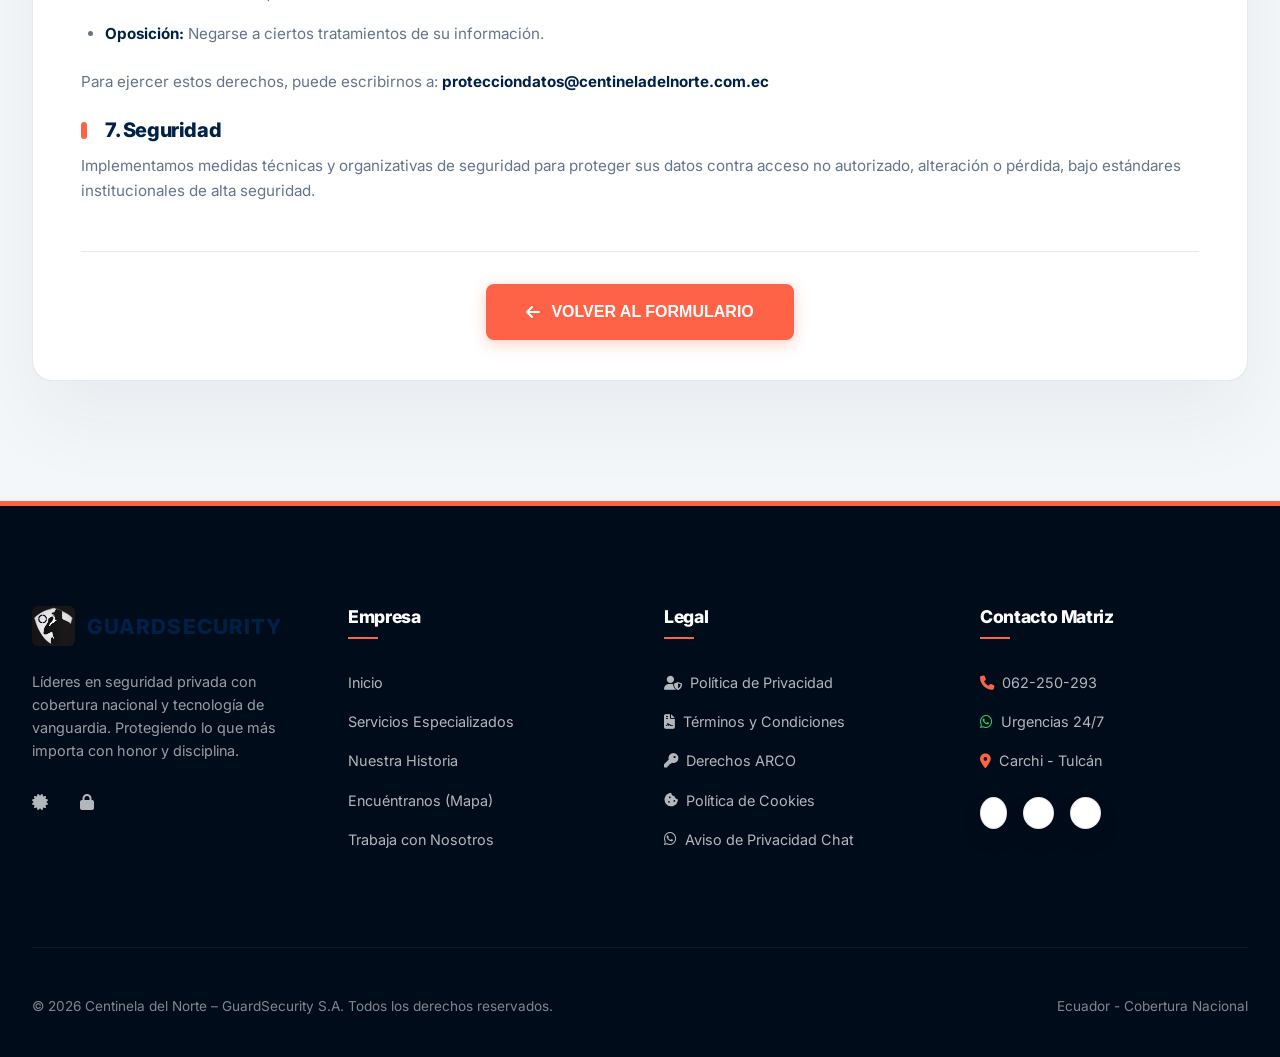
<file: privacidad.html>
<!DOCTYPE html>
<html lang="es">

<head>
    <meta charset="UTF-8">
    <meta name="viewport" content="width=device-width, initial-scale=1.0">
    <title>Política de Privacidad | Centinela del Norte</title>

    <!-- Fonts -->
    <link rel="preconnect" href="https://fonts.googleapis.com">
    <link rel="preconnect" href="https://fonts.gstatic.com" crossorigin>
    <link href="https://fonts.googleapis.com/css2?family=Inter:wght@400;500;600;700;800;900&display=swap"
        rel="stylesheet">

    <!-- Icons & Styles -->
    <link rel="stylesheet" href="https://cdnjs.cloudflare.com/ajax/libs/font-awesome/6.4.0/css/all.min.css">
    <link rel="stylesheet" href="css/global.css">
    <style>
        .policy-content {
            max-width: 800px;
            margin: 0 auto;
            padding: 2rem 1.5rem;
        }

        .policy-card {
            background: #fff;
            padding: 2.5rem 3rem;
            border-radius: 20px;
            box-shadow: 0 40px 80px rgba(0, 33, 71, 0.05);
            border: 1px solid var(--border);
            margin-top: -30px;
            position: relative;
            z-index: 5;
        }

        @media (max-width: 768px) {
            .policy-card {
                padding: 1.5rem;
                margin-top: -20px;
            }
        }

        .policy-card h2 {
            margin-top: 1.5rem;
            font-size: 1.25rem;
            color: var(--navy);
            margin-bottom: 0.75rem;
        }

        .policy-card p,
        .policy-card li {
            color: var(--text-muted);
            line-height: 1.6;
            margin-bottom: 1rem;
            font-size: 0.95rem;
        }

        .policy-card ul {
            margin-bottom: 1.5rem;
            padding-left: 1.5rem;
        }

        .policy-card strong {
            color: var(--navy);
        }
    </style>
</head>

<body>

    <header id="header-container"></header>

    <main>
        <!-- PAGE HEADER COMPACTO -->
        <section class="page-header">
            <div class="container">
                <button onclick="history.back()" class="tag animate-on-scroll" style="border: none; cursor: pointer; outline: none; transition: transform 0.3s ease;" onmouseover="this.style.transform='scale(1.05)'" onmouseout="this.style.transform='scale(1)'">
                    <i class="fas fa-arrow-left" style="margin-right: 8px;"></i> Cumplimiento LOPDP
                </button>
                <h1 class="animate-on-scroll" style="font-size: 2.5rem; margin: 0.5rem 0;">Política de Privacidad</h1>
                <p class="subtext animate-on-scroll" style="margin: 0.5rem auto; font-size: 1rem;">Transparencia y
                    seguridad en el tratamiento de sus datos personales.</p>
            </div>
        </section>

        <section class="policy-section">
            <div class="container">
                <div class="policy-card animate-on-scroll">
                    <p><strong>Última actualización:</strong> 27 de febrero de 2026</p>

                    <p>En <strong>Centinela del Norte – GuardSecurity</strong>, valoramos su privacidad y nos
                        comprometemos a proteger sus datos personales de acuerdo con la Ley Orgánica de Protección de
                        Datos Personales (LOPDP) de Ecuador.</p>

                    <h2>1. Responsable del Tratamiento</h2>
                    <p>Centinela del Norte – GuardSecurity, con domicilio en Carchi- Tulcán, es el responsable del
                        tratamiento de los datos personales que usted nos proporciona a través de este sitio web.</p>

                    <h2>2. Datos que Recopilamos</h2>
                    <p>A través de nuestro formulario de contacto, recopilamos los siguientes datos:</p>
                    <ul>
                        <li>Nombre completo</li>
                        <li>Dirección de correo electrónico</li>
                        <li>Tipo de solicitud/requerimiento</li>
                        <li>Mensaje o descripción de la necesidad</li>
                    </ul>

                    <h2>3. Finalidad del Tratamiento</h2>
                    <p>Sus datos serán utilizados exclusivamente para:</p>
                    <ul>
                        <li>Gestionar y responder a sus solicitudes de información o contratación.</li>
                        <li>Coordinar servicios de seguridad privada y supervisión.</li>
                        <li>Cumplir con obligaciones legales y contractuales.</li>
                    </ul>

                    <h2>4. Base Legal</h2>
                    <p>La base legal para el tratamiento de su información es su <strong>consentimiento
                            explícito</strong>, el cual nos otorga al marcar la casilla de aceptación en nuestros
                        formularios.</p>

                    <h2>5. Tiempo de Conservación</h2>
                    <p>Mantendremos sus datos únicamente por el tiempo necesario para cumplir con la finalidad para la
                        cual fueron recabados o mientras no retire su consentimiento.</p>

                    <h2>6. Sus Derechos</h2>
                    <p>Usted puede ejercer en cualquier momento sus derechos de:</p>
                    <ul>
                        <li><strong>Acceso:</strong> Conocer qué datos tenemos de usted.</li>
                        <li><strong>Rectificación:</strong> Corregir información inexacta.</li>
                        <li><strong>Eliminación:</strong> Solicitar que borremos sus datos de nuestras bases.</li>
                        <li><strong>Oposición:</strong> Negarse a ciertos tratamientos de su información.</li>
                    </ul>
                    <p>Para ejercer estos derechos, puede escribirnos a:
                        <strong>protecciondatos@centineladelnorte.com.ec</strong>
                    </p>

                    <h2>7. Seguridad</h2>
                    <p>Implementamos medidas técnicas y organizativas de seguridad para proteger sus datos contra acceso
                        no autorizado, alteración o pérdida, bajo estándares institucionales de alta seguridad.</p>

                    <div style="margin-top: 3rem; text-align: center; border-top: 1px solid var(--border); padding-top: 2rem;">
                        <button onclick="history.back()" class="btn-yellow" style="width: auto; padding: 1.2rem 2.5rem;">
                            <i class="fas fa-arrow-left"></i> VOLVER AL FORMULARIO
                        </button>
                    </div>
                </div>
            </div>
        </section>
    </main>

    <footer id="footer-container"></footer>

    <!-- Floating WhatsApp Button -->
    <a href="https://wa.me/593982313635?text=Hola%20Centinela%20del%20Norte,%20deseo%20más%20información."
        class="whatsapp-float" target="_blank">
        <i class="fab fa-whatsapp"></i>
        <span class="whatsapp-badge">1</span>
    </a>

    <script src="js/components.js"></script>
</body>

</html>
</file>
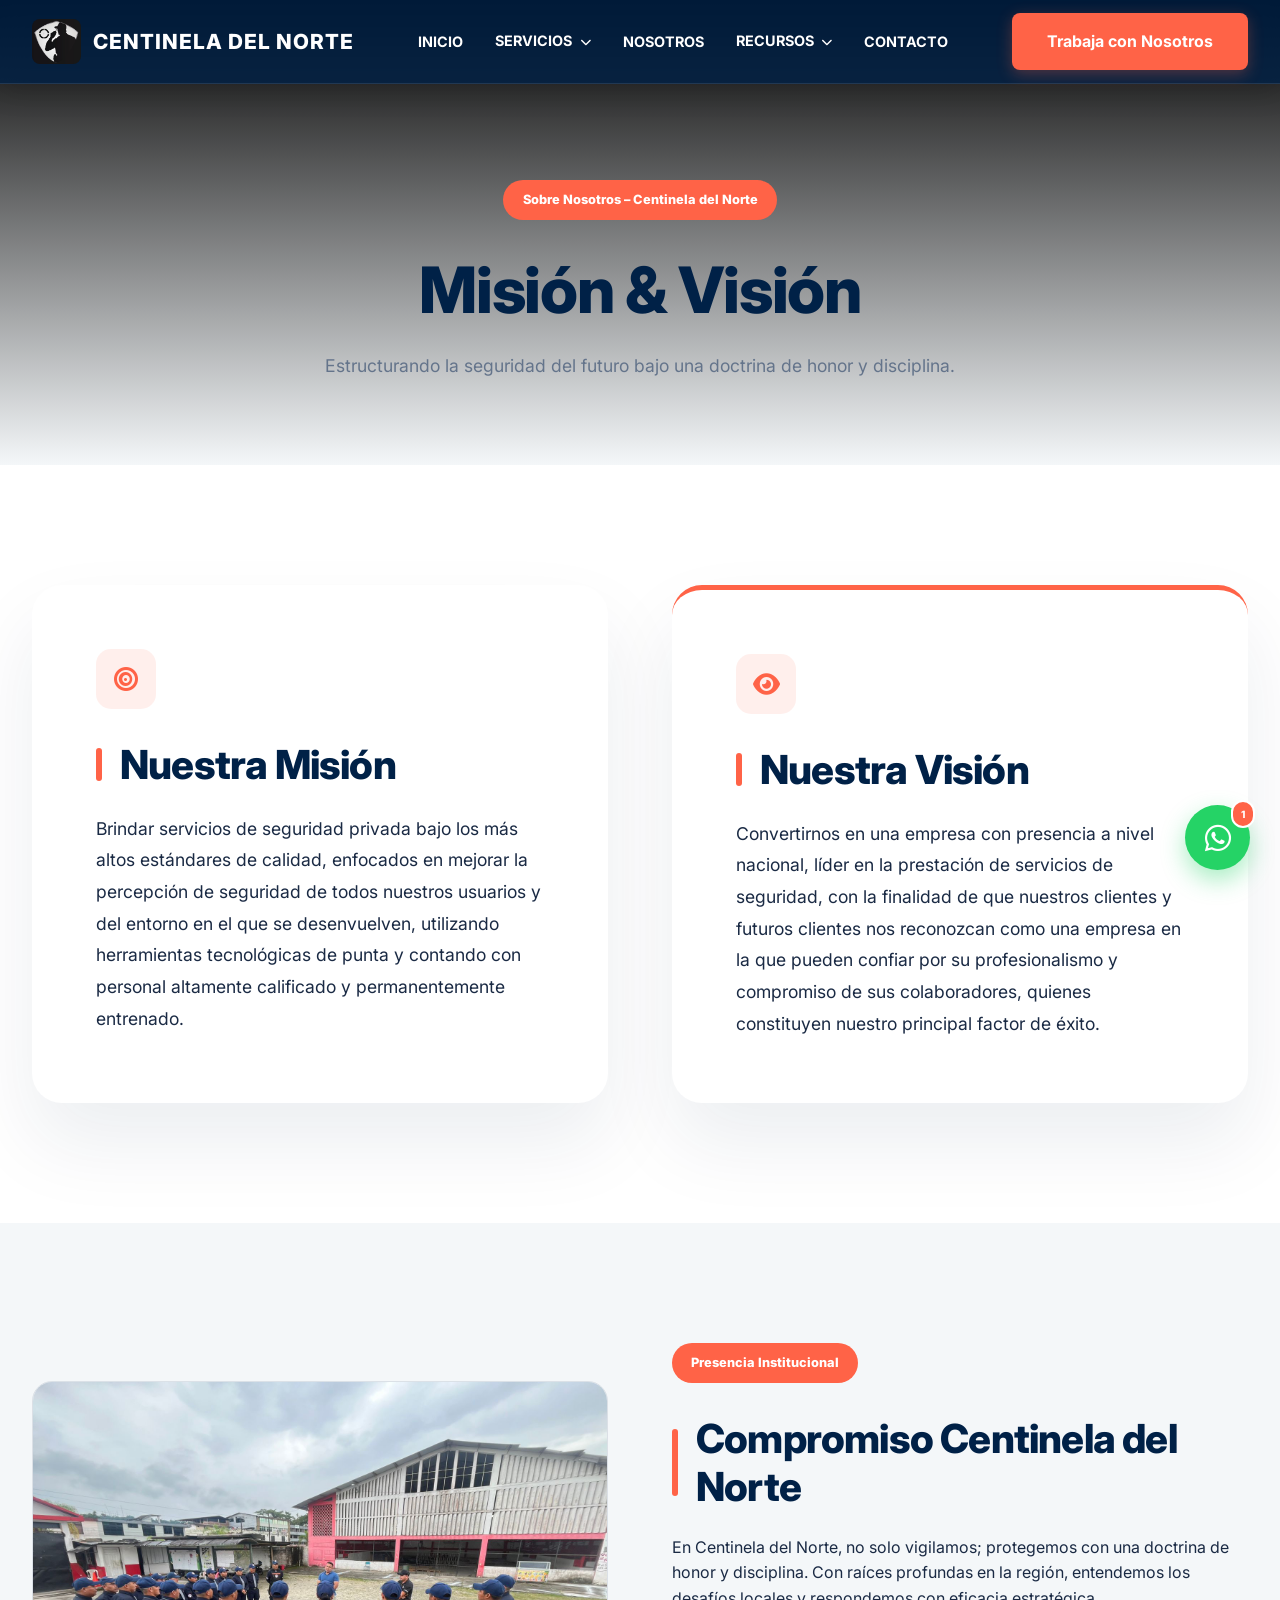
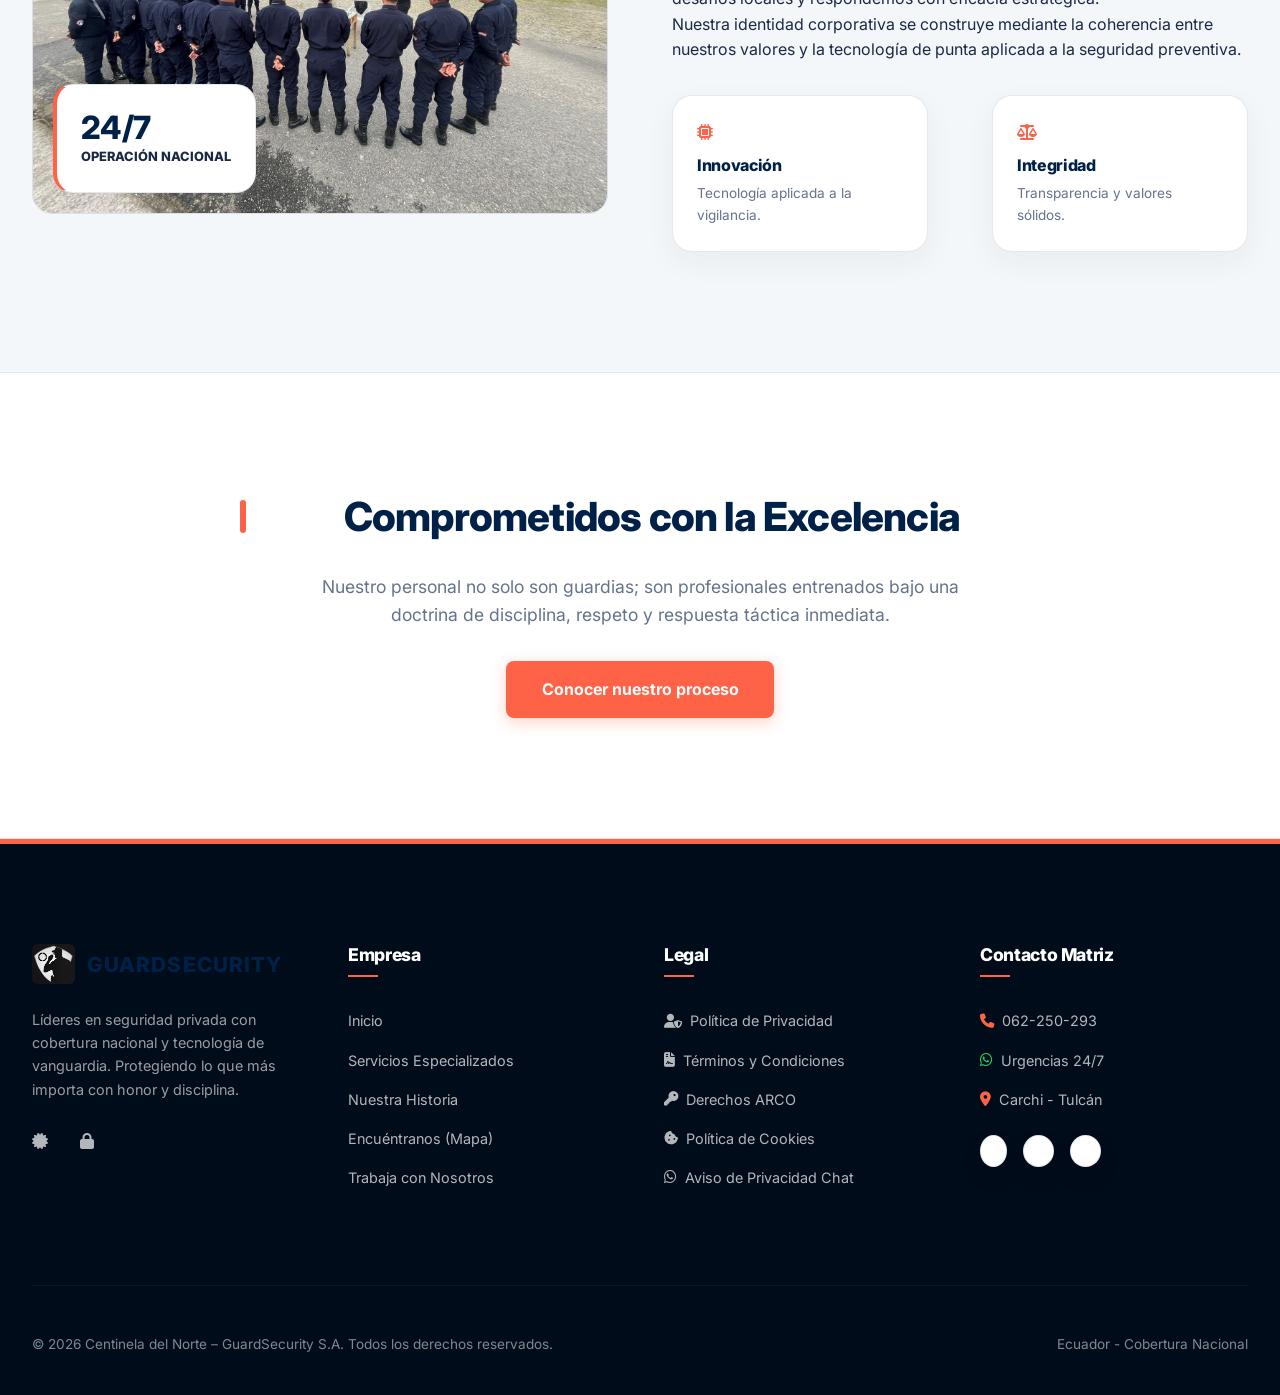
<file: quienes.html>
<!DOCTYPE html>
<html lang="es">

<head>
  <meta charset="UTF-8">
  <meta name="viewport" content="width=device-width, initial-scale=1.0">
  <title>Nosotros | Centinela del Norte</title>

  <!-- Fonts -->
  <link rel="preconnect" href="https://fonts.googleapis.com">
  <link rel="preconnect" href="https://fonts.gstatic.com" crossorigin>
  <link href="https://fonts.googleapis.com/css2?family=Inter:wght@400;500;600;700;800;900&display=swap"
    rel="stylesheet">

  <!-- Icons & Styles -->
  <link rel="stylesheet" href="https://cdnjs.cloudflare.com/ajax/libs/font-awesome/6.4.0/css/all.min.css">
  <link rel="stylesheet" href="css/global.css">
</head>

<body>

  <header id="header-container"></header>

  <main>
    <!-- PAGE HEADER -->
    <section class="page-header">
      <div class="container">
        <span class="tag animate-on-scroll">Sobre Nosotros – Centinela del Norte</span>
        <h1 class="animate-on-scroll" style="font-size: clamp(3rem, 8vw, 4rem);">Misión & Visión</h1>
        <p class="subtext animate-on-scroll" style="margin: 1.5rem auto;">Estructurando la seguridad del futuro bajo una
          doctrina de honor y disciplina.</p>
      </div>
    </section>

    <!-- MISSION & VISION SECTION -->
    <section class="identity-detailed" style="background: #fff;">
      <div class="container">
        <div class="grid-2-stack">
          <!-- Mission Card -->
          <div class="mv-box animate-on-scroll">
            <div class="mv-icon"><i class="fas fa-bullseye"></i></div>
            <h2>Nuestra Misión</h2>
            <p style="font-size: 1.1rem; line-height: 1.8; color: var(--text-main);">
              Brindar servicios de seguridad privada bajo los más altos estándares de calidad, enfocados en mejorar la
              percepción de seguridad de todos nuestros usuarios y del entorno en el que se desenvuelven, utilizando
              herramientas tecnológicas de punta y contando con personal altamente calificado y permanentemente
              entrenado.
            </p>
          </div>

          <!-- Vision Card -->
          <div class="mv-box animate-on-scroll" style="border-top: 5px solid var(--tomato);">
            <div class="mv-icon"><i class="fas fa-eye"></i></div>
            <h2>Nuestra Visión</h2>
            <p style="font-size: 1.1rem; line-height: 1.8; color: var(--text-main);">
              Convertirnos en una empresa con presencia a nivel nacional, líder en la prestación de servicios de
              seguridad, con la finalidad de que nuestros clientes y futuros clientes nos reconozcan como una empresa en
              la que pueden confiar por su profesionalismo y compromiso de sus colaboradores, quienes constituyen
              nuestro principal factor de éxito.
            </p>
          </div>
        </div>
      </div>
    </section>

    <!-- CONTENT -->
    <section class="about-detail" style="background: var(--bg-dark);">
      <div class="container">
        <div class="about-grid grid-2-stack">
          <div class="about-img animate-on-scroll">
            <div style="position: relative; border-radius: 20px; overflow: hidden; border: 1px solid var(--border);">
              <img src="img/Seguridad.jpg" alt="Vigilancia" style="width: 100%; display: block;">
              <div class="glass-card"
                style="position: absolute; bottom: 20px; left: 20px; padding: 1.5rem; border-left: 4px solid var(--accent);">
                <h3 style="font-size: 2rem;">24/7</h3>
                <p style="font-size: 0.8rem; text-transform: uppercase; font-weight: 800;">Operación Nacional</p>
              </div>
            </div>
          </div>
          <div class="about-content animate-on-scroll">
            <span class="tag">Presencia Institucional</span>
            <h2>Compromiso Centinela del Norte</h2>
            <p>En Centinela del Norte, no solo vigilamos; protegemos con una doctrina de honor y disciplina. Con
              raíces
              profundas en la región, entendemos los desafíos locales y respondemos con eficacia estratégica.</p>
            <p>Nuestra identidad corporativa se construye mediante la coherencia entre nuestros valores y la
              tecnología
              de punta aplicada a la seguridad preventiva.</p>

            <div class="values-grid grid-2-stack" style="margin-top: 2rem;">
              <div class="glass-card" style="padding: 1.5rem; background: #fff;">
                <i class="fas fa-microchip" style="color: var(--accent); margin-bottom: 1rem;"></i>
                <h4 style="color: var(--navy); margin-bottom: 0.5rem;">Innovación</h4>
                <p style="font-size: 0.85rem; color: var(--text-muted);">Tecnología aplicada a la vigilancia.</p>
              </div>
              <div class="glass-card" style="padding: 1.5rem; background: #fff;">
                <i class="fas fa-scale-balanced" style="color: var(--accent); margin-bottom: 1rem;"></i>
                <h4 style="color: var(--navy); margin-bottom: 0.5rem;">Integridad</h4>
                <p style="font-size: 0.85rem; color: var(--text-muted);">Transparencia y valores sólidos.</p>
              </div>
            </div>
          </div>
        </div>
      </div>
    </section>

    <!-- Floating WhatsApp Button -->
    <a href="https://wa.me/593982313635?text=Hola%20Centinelas%20del%20Norte,%20deseo%20más%20información."
      class="whatsapp-float" target="_blank">
      <i class="fab fa-whatsapp"></i>
      <span class="whatsapp-badge">1</span>
    </a>

    <!-- TEAM/VALUES STATEMENT -->
    <section class="values"
      style="background: var(--bg-card); border-top: 1px solid var(--border); border-bottom: 1px solid var(--border);">
      <div class="container">
        <div style="max-width: 800px; margin: 0 auto; text-align: center;">
          <h2 class="animate-on-scroll">Comprometidos con la Excelencia</h2>
          <p class="subtext animate-on-scroll" style="margin: 2rem auto;">Nuestro personal no solo son guardias; son
            profesionales entrenados bajo una doctrina de disciplina, respeto y respuesta táctica inmediata.</p>
          <a href="contacto.html" class="btn-yellow animate-on-scroll">Conocer nuestro proceso</a>
        </div>
      </div>
    </section>
  </main>

  <footer id="footer-container"></footer>

  <script src="js/components.js"></script>
</body>

</html>
</file>
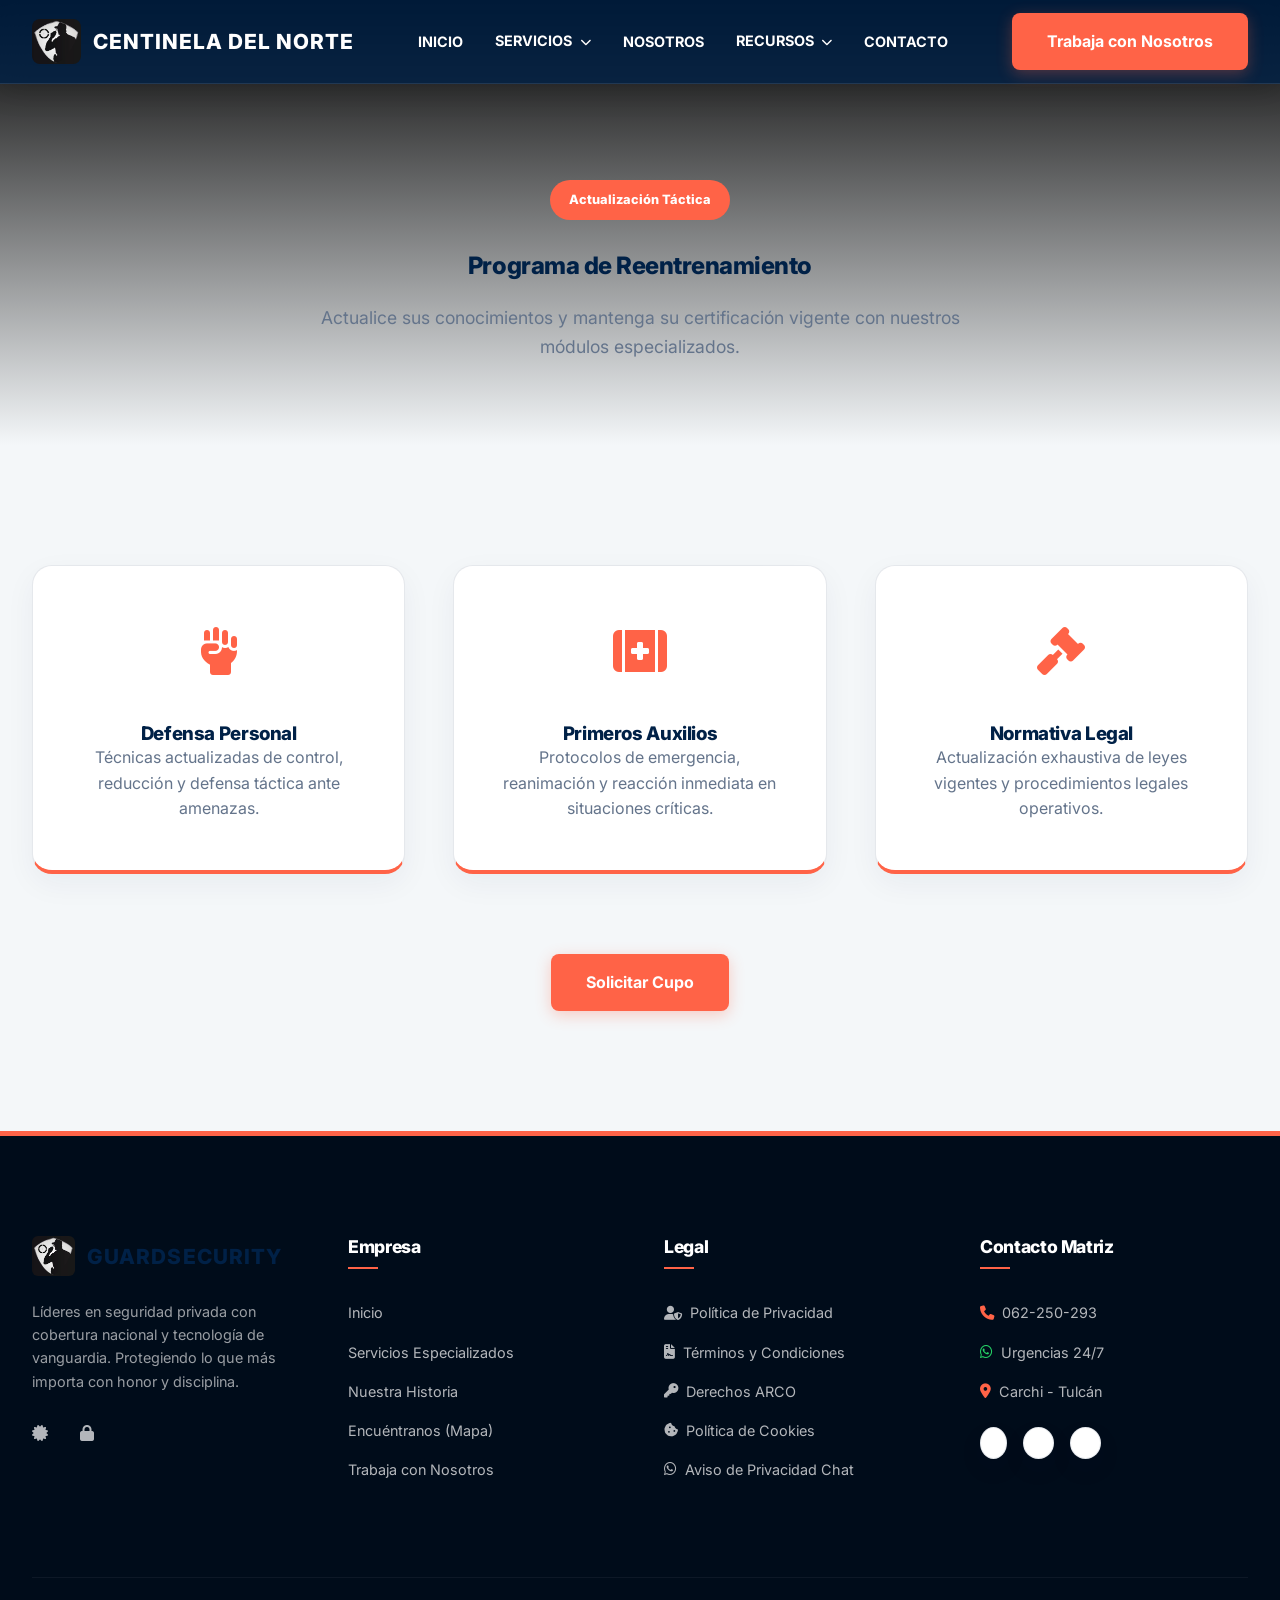
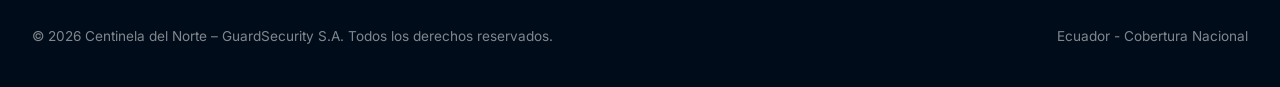
<file: reentrenamiento.html>
<!DOCTYPE html>
<html lang="es">

<head>
  <meta charset="UTF-8">
  <meta name="viewport" content="width=device-width, initial-scale=1.0">
  <title>Reentrenamiento | Centinela del Norte</title>

  <!-- Fonts -->
  <link rel="preconnect" href="https://fonts.googleapis.com">
  <link rel="preconnect" href="https://fonts.gstatic.com" crossorigin>
  <link href="https://fonts.googleapis.com/css2?family=Inter:wght@400;500;600;700;800;900&display=swap"
    rel="stylesheet">

  <!-- Icons & Styles -->
  <link rel="stylesheet" href="https://cdnjs.cloudflare.com/ajax/libs/font-awesome/6.4.0/css/all.min.css">
  <link rel="stylesheet" href="css/global.css">
</head>

<body>

  <header id="header-container"></header>

  <main>
    <section class="page-header">
      <div class="container">
        <span class="tag animate-on-scroll">Actualización Táctica</span>
        <h1 class="animate-on-scroll">Programa de Reentrenamiento</h1>
        <p class="subtext animate-on-scroll" style="margin: 1.5rem auto;">Actualice sus conocimientos y mantenga su
          certificación vigente con nuestros módulos especializados.</p>
      </div>
    </section>

    <section class="modules-section">
      <div class="container">
        <div class="grid-3">
          <div class="glass-card animate-on-scroll" style="text-align: center; border-bottom: 4px solid var(--tomato);">
            <div style="font-size: 3rem; color: var(--tomato); margin-bottom: 2rem;"><i class="fas fa-hand-fist"></i>
            </div>
            <h3>Defensa Personal</h3>
            <p style="color: var(--text-muted);">Técnicas actualizadas de control, reducción y defensa táctica ante
              amenazas.</p>
          </div>

          <div class="glass-card animate-on-scroll" style="text-align: center; border-bottom: 4px solid var(--tomato);">
            <div style="font-size: 3rem; color: var(--tomato); margin-bottom: 2rem;"><i class="fas fa-kit-medical"></i>
            </div>
            <h3>Primeros Auxilios</h3>
            <p style="color: var(--text-muted);">Protocolos de emergencia, reanimación y reacción inmediata en
              situaciones críticas.</p>
          </div>

          <div class="glass-card animate-on-scroll" style="text-align: center; border-bottom: 4px solid var(--tomato);">
            <div style="font-size: 3rem; color: var(--tomato); margin-bottom: 2rem;"><i class="fas fa-gavel"></i></div>
            <h3>Normativa Legal</h3>
            <p style="color: var(--text-muted);">Actualización exhaustiva de leyes vigentes y procedimientos legales
              operativos.</p>
          </div>
        </div>

        <div style="margin-top: 5rem; text-align: center;">
          <a href="contacto.html" class="btn-yellow">Solicitar Cupo</a>
        </div>
      </div>
    </section>
  </main>

  <footer id="footer-container"></footer>

  <script src="js/components.js"></script>
</body>

</html>
</file>
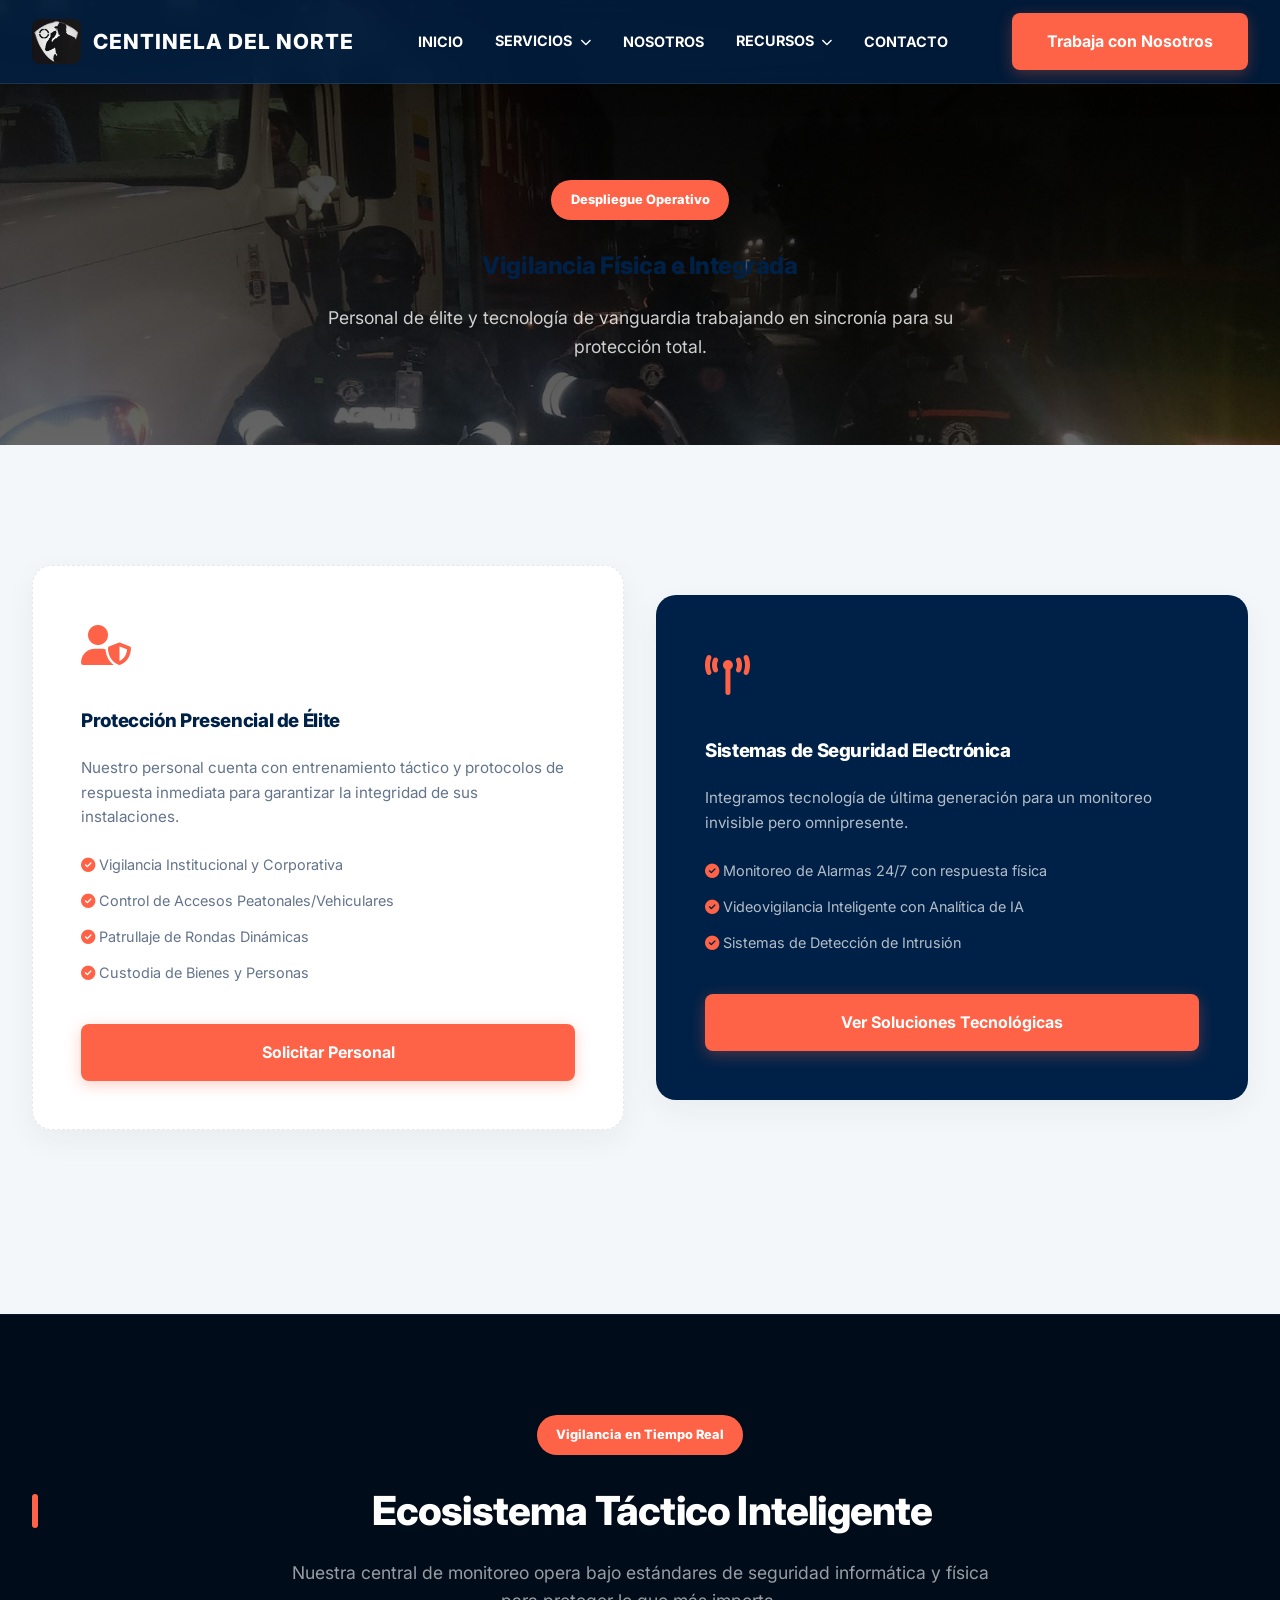
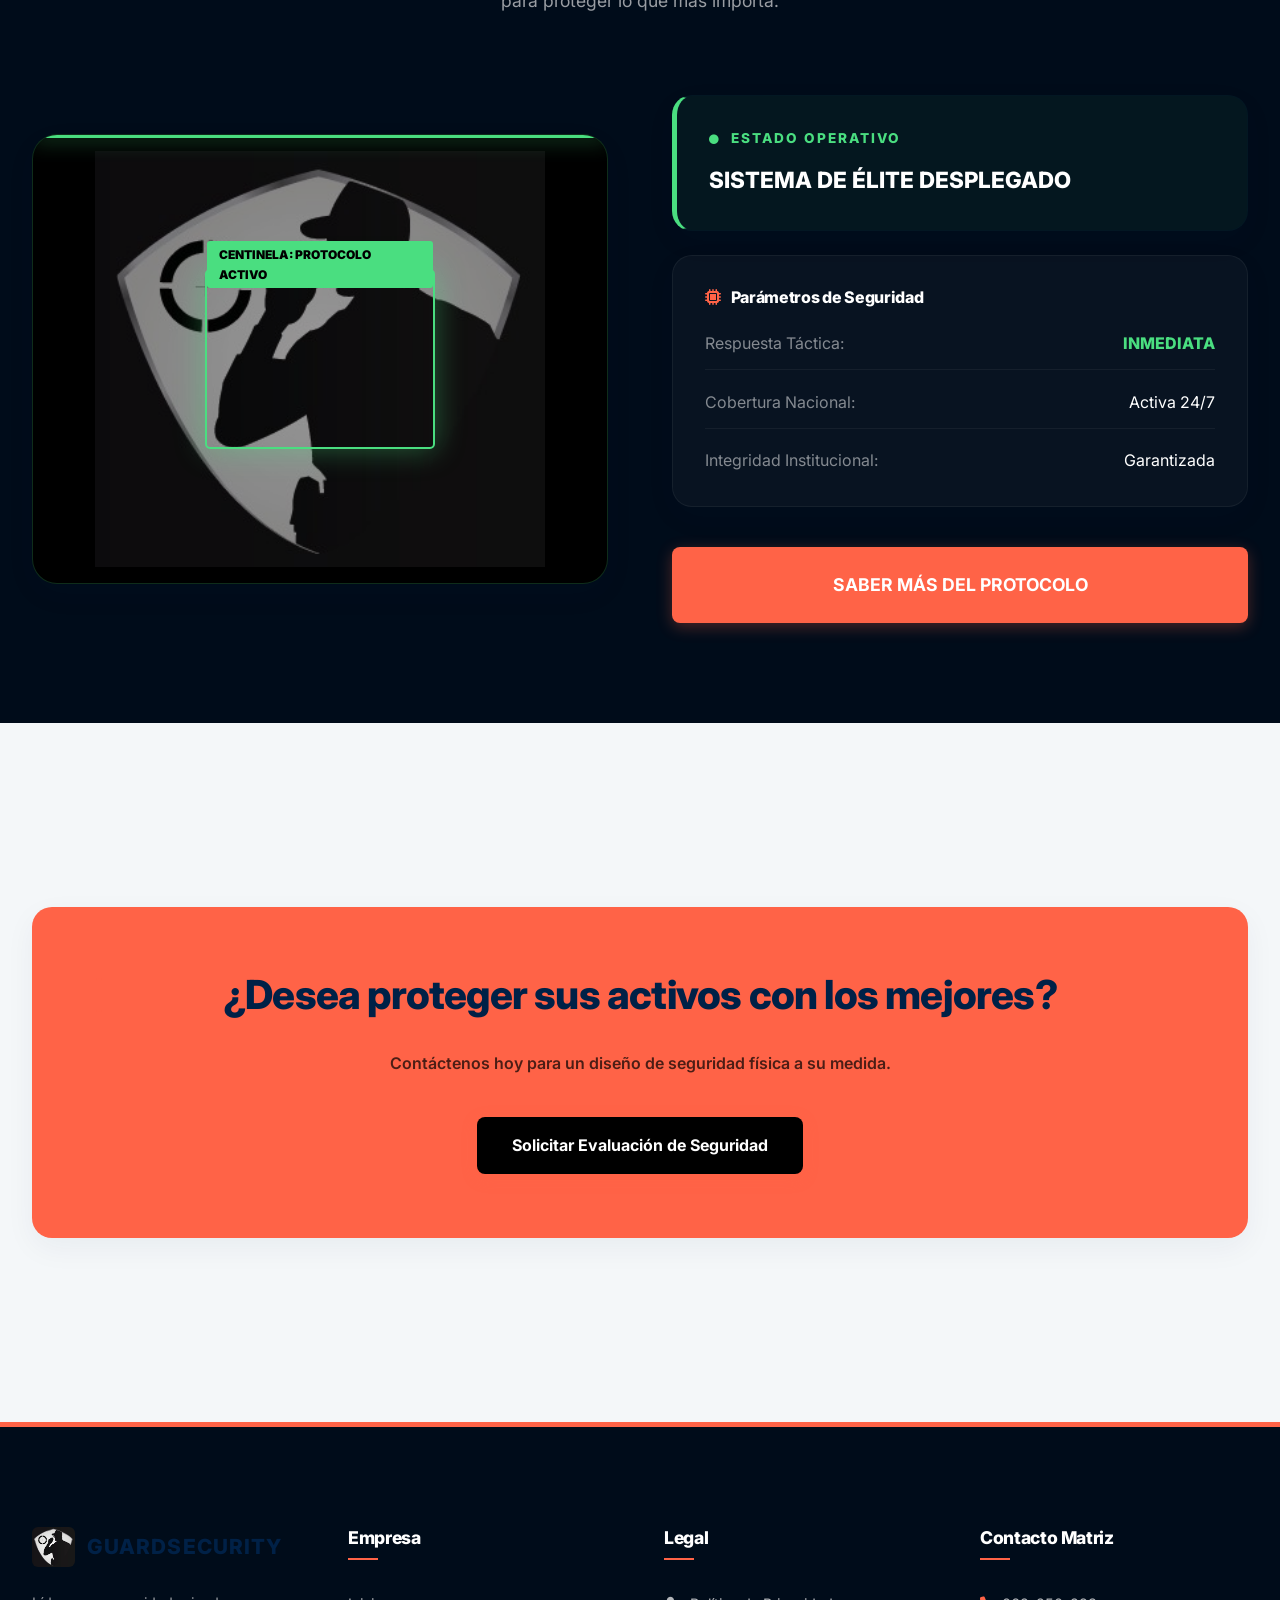
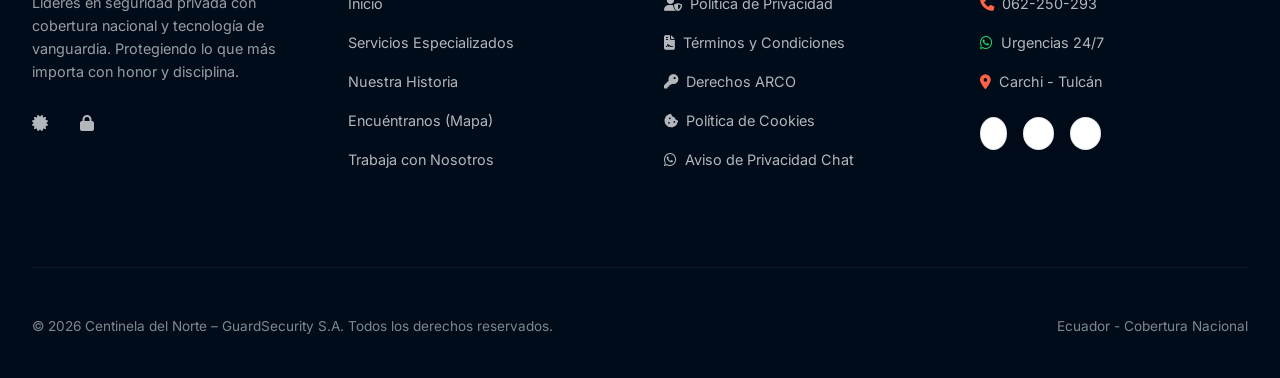
<file: vigilancia.html>
<!DOCTYPE html>
<html lang="es">

<head>
    <meta charset="UTF-8">
    <meta name="viewport" content="width=device-width, initial-scale=1.0">
    <title>Vigilancia Física | Centinela del Norte</title>

    <!-- Fonts -->
    <link rel="preconnect" href="https://fonts.googleapis.com">
    <link rel="preconnect" href="https://fonts.gstatic.com" crossorigin>
    <link href="https://fonts.googleapis.com/css2?family=Inter:wght@400;500;600;700;800;900&display=swap"
        rel="stylesheet">

    <!-- Icons & Styles -->
    <link rel="stylesheet" href="https://cdnjs.cloudflare.com/ajax/libs/font-awesome/6.4.0/css/all.min.css">
    <link rel="stylesheet" href="css/global.css">
</head>

<body>

    <header id="header-container"></header>

    <main>
        <!-- PAGE HEADER -->
        <section class="page-header"
            style="background: linear-gradient(rgba(0,0,0,0.8), rgba(0,0,0,0.6)), url('img/home.jpg') center/cover no-repeat;">
            <div class="container">
                <span class="tag animate-on-scroll">Despliegue Operativo</span>
                <h1 class="animate-on-scroll">Vigilancia Física e Integrada</h1>
                <p class="subtext animate-on-scroll" style="margin: 1.5rem auto; color: rgba(255,255,255,0.8);">Personal
                    de élite y tecnología de vanguardia trabajando en sincronía para su protección total.</p>
            </div>
        </section>

        <!-- SERVICES GRID -->
        <section class="services-list">
            <div class="container">
                <div class="grid-2-stack" style="gap: 2rem; margin-bottom: 4rem;">
                    <!-- Service 1: Vigilancia Física -->
                    <div class="glass-card animate-on-scroll"
                        style="display: flex; flex-direction: column; gap: 1.5rem; border: 1px dashed var(--border);">
                        <div style="font-size: 2.5rem; color: var(--tomato); margin-bottom: 0.5rem;"><i
                                class="fas fa-user-shield"></i></div>
                        <h3>Protección Presencial de Élite</h3>
                        <p style="color: var(--text-muted); font-size: 0.95rem;">Nuestro personal cuenta con
                            entrenamiento táctico y protocolos de respuesta inmediata para garantizar la integridad de
                            sus instalaciones.</p>
                        <ul
                            style="list-style: none; display: grid; gap: 0.8rem; color: var(--text-muted); font-size: 0.9rem; margin-bottom: 1rem;">
                            <li><i class="fas fa-check-circle" style="color: var(--tomato);"></i> Vigilancia
                                Institucional y Corporativa</li>
                            <li><i class="fas fa-check-circle" style="color: var(--tomato);"></i> Control de Accesos
                                Peatonales/Vehiculares</li>
                            <li><i class="fas fa-check-circle" style="color: var(--tomato);"></i> Patrullaje de Rondas
                                Dinámicas</li>
                            <li><i class="fas fa-check-circle" style="color: var(--tomato);"></i> Custodia de Bienes y
                                Personas</li>
                        </ul>
                        <a href="contacto.html" class="btn-yellow"
                            style="width: 100%; justify-content: center; margin-top: auto;">Solicitar Personal</a>
                    </div>

                    <!-- Service 2: Seguridad Electrónica -->
                    <div class="glass-card animate-on-scroll"
                        style="display: flex; flex-direction: column; gap: 1.5rem; border: 1px dashed var(--border); background: var(--navy); color: #fff;">
                        <div style="font-size: 2.5rem; color: var(--tomato); margin-bottom: 0.5rem;"><i
                                class="fas fa-tower-broadcast"></i></div>
                        <h3 style="color: #fff;">Sistemas de Seguridad Electrónica</h3>
                        <p style="color: rgba(255,255,255,0.7); font-size: 0.95rem;">Integramos tecnología de última
                            generación para un monitoreo invisible pero omnipresente.</p>
                        <ul
                            style="list-style: none; display: grid; gap: 0.8rem; color: rgba(255,255,255,0.7); font-size: 0.9rem; margin-bottom: 1rem;">
                            <li><i class="fas fa-check-circle" style="color: var(--tomato);"></i> Monitoreo de Alarmas
                                24/7 con respuesta física</li>
                            <li><i class="fas fa-check-circle" style="color: var(--tomato);"></i> Videovigilancia
                                Inteligente con Analítica de IA</li>
                            <li><i class="fas fa-check-circle" style="color: var(--tomato);"></i> Sistemas de Detección
                                de Intrusión</li>
                        </ul>
                        <a href="contacto.html" class="btn-yellow"
                            style="width: 100%; justify-content: center; margin-top: auto;">Ver Soluciones
                            Tecnológicas</a>
                    </div>
                </div>
            </div>
        </section>

        <!-- INTERACTIVE AI CAR RECOGNIZER -->
        <section class="ai-demo"
            style="padding: 100px 0; background: #000c1a; color: #fff; overflow: hidden; border-top: 1px solid rgba(255,255,255,0.05);">
            <div class="container">
                <div class="section-header" style="text-align: center; margin-bottom: 5rem;">
                    <span class="tag" style="background: var(--tomato); color: #fff;">Vigilancia en Tiempo Real</span>
                    <h2 style="color: #fff; border-color: var(--tomato);">Ecosistema Táctico Inteligente</h2>
                    <p class="subtext" style="margin: 0 auto; color: rgba(255,255,255,0.6);">Nuestra central de
                        monitoreo opera bajo estándares de seguridad informática y física para proteger lo que más
                        importa.
                    </p>
                </div>

                <div class="ai-case-study grid-2-stack">
                    <!-- Simulation Area -->
                    <div class="scanner-box glass-card"
                        style="padding: 1rem; border: 1px solid rgba(74, 222, 128, 0.2); position: relative; background: #000; height: 450px; display: flex; align-items: center; justify-content: center; overflow: hidden; border-radius: 25px;">
                        <div class="scan-line"
                            style="position: absolute; top: 0; left: 0; width: 100%; height: 3px; background: #4ade80; box-shadow: 0 0 20px #4ade80; z-index: 5; animation: scanMove 3s infinite linear;">
                        </div>
                        <div
                            style="position: relative; width: 100%; height: 100%; background: url('img/logo.jpg') center/contain no-repeat; opacity: 0.6; border-radius: 15px;">
                        </div>

                        <!-- AI Overlays -->
                        <div
                            style="position: absolute; top: 30%; left: 30%; border: 2px solid #4ade80; width: 40%; height: 40%; box-shadow: 0 0 30px rgba(74, 222, 128, 0.4); border-radius: 5px;">
                            <div
                                style="position: absolute; top: -30px; left: 0; background: #4ade80; color: #000; font-size: 0.75rem; padding: 4px 12px; font-weight: 900; text-transform: uppercase; border-radius: 3px;">
                                CENTINELA: PROTOCOLO ACTIVO</div>
                        </div>
                    </div>

                    <!-- Data Panel -->
                    <div class="ai-stats" style="display: grid; gap: 1.5rem;">
                        <div class="glass-card"
                            style="padding: 2rem; border-left: 5px solid #4ade80; background: rgba(74, 222, 128, 0.05);">
                            <div
                                style="font-size: 0.85rem; text-transform: uppercase; color: #4ade80; margin-bottom: 0.75rem; letter-spacing: 2px; font-weight: 800;">
                                <i class="fas fa-circle"
                                    style="font-size: 0.6rem; vertical-align: middle; margin-right: 5px; animation: pulse 1.5s infinite;"></i>
                                ESTADO OPERATIVO
                            </div>
                            <div style="font-size: 1.4rem; font-weight: 800; color: #fff;">SISTEMA DE ÉLITE DESPLEGADO
                            </div>
                        </div>

                        <div class="glass-card"
                            style="padding: 2rem; background: rgba(255,255,255,0.03); border: 1px solid rgba(255,255,255,0.05);">
                            <h4
                                style="color: #fff; margin-bottom: 1.5rem; display: flex; align-items: center; gap: 10px;">
                                <i class="fas fa-microchip" style="color: var(--tomato);"></i> Parámetros de Seguridad
                            </h4>
                            <div style="display: grid; gap: 1.2rem;">
                                <div
                                    style="display: flex; justify-content: space-between; border-bottom: 1px solid rgba(255,255,255,0.05); padding-bottom: 0.8rem;">
                                    <span style="color: rgba(255,255,255,0.5);">Respuesta Táctica:</span>
                                    <span style="color: #4ade80; font-weight: 800;">INMEDIATA</span>
                                </div>
                                <div
                                    style="display: flex; justify-content: space-between; border-bottom: 1px solid rgba(255,255,255,0.05); padding-bottom: 0.8rem;">
                                    <span style="color: rgba(255,255,255,0.5);">Cobertura Nacional:</span>
                                    <span style="color: #fff;">Activa 24/7</span>
                                </div>
                                <div style="display: flex; justify-content: space-between;">
                                    <span style="color: rgba(255,255,255,0.5);">Integridad Institucional:</span>
                                    <span style="color: #fff;">Garantizada</span>
                                </div>
                            </div>
                        </div>
                        <a href="contacto.html" class="btn-yellow"
                            style="margin-top: 1rem; justify-content: center; font-size: 1.1rem; padding: 1.5rem;">SABER
                            MÁS DEL
                            PROTOCOLO</a>
                    </div>
                </div>
            </div>
        </section>

        <style>
            @keyframes scanMove {
                0% {
                    top: 0%;
                }

                50% {
                    top: 100%;
                }

                100% {
                    top: 0%;
                }
            }
        </style>

        <!-- CTA SECTION -->
        <section class="cta-banner" style="margin: 4rem 0;">
            <div class="container">
                <div class="glass-card animate-on-scroll"
                    style="background: var(--accent); color: #000; text-align: center; border: none; padding: 4rem;">
                    <h2 style="border: none; padding: 0; margin-bottom: 2rem; font-size: 2.5rem;">¿Desea proteger sus
                        activos con los mejores?</h2>
                    <p style="font-weight: 600; margin-bottom: 2.5rem; color: rgba(0,0,0,0.7);">Contáctenos hoy para un
                        diseño de seguridad física a su medida.</p>
                    <a href="contacto.html" class="btn-yellow" style="background: #000; color: #fff;">Solicitar
                        Evaluación de Seguridad</a>
                </div>
            </div>
        </section>
    </main>

    <footer id="footer-container"></footer>

    <script src="js/components.js"></script>
</body>

</html>
</file>
<file: css/global.css>
:root {
    --bg-dark: #f4f7f9;
    /* Light gray-blue background for a cleaner look */
    --bg-card: #ffffff;
    --navy: #002147;
    /* Professional Navy Blue */
    --tomato: #ff6347;
    /* Vibrant Tomato Red */
    --accent: var(--tomato);
    --accent-hover: #e5533d;
    --text-main: #1a2a44;
    /* Navy for text */
    --text-muted: #64748b;
    --glass: rgba(255, 255, 255, 0.9);
    --border: rgba(0, 33, 71, 0.1);
    --font-primary: 'Inter', system-ui, -apple-system, sans-serif;
    --transition: all 0.3s cubic-bezier(0.4, 0, 0.2, 1);
}

* {
    margin: 0;
    padding: 0;
    box-sizing: border-box;
    scroll-behavior: smooth;
}

body {
    background-color: var(--bg-dark);
    color: var(--text-main);
    font-family: var(--font-primary);
    line-height: 1.6;
    overflow-x: hidden;
}

img,
video {
    max-width: 100%;
    height: auto;
}

.container {
    max-width: 1280px;
    margin: 0 auto;
    padding: 0 2rem;
}

@media (max-width: 768px) {
    .container {
        padding: 0 1.5rem;
    }
}

/* Typography */
h1,
h2,
h3,
h4 {
    color: var(--navy);
    font-weight: 800;
    letter-spacing: -0.02em;
    line-height: 1.2;
}

h2 {
    font-size: clamp(2rem, 5vw, 2.5rem);
    margin-bottom: 1.5rem;
    position: relative;
    padding-left: 1.5rem;
}

h2::before {
    content: '';
    position: absolute;
    left: 0;
    top: 15%;
    height: 70%;
    width: 6px;
    background: var(--tomato);
    border-radius: 3px;
}

.subtext {
    color: var(--text-muted);
    font-size: 1.1rem;
    max-width: 700px;
    margin-bottom: 3.5rem;
}

/* Header & Nav */
header {
    position: fixed;
    top: 0;
    width: 100%;
    z-index: 1000;
    transition: var(--transition);
    padding: 1.2rem 0;
    background: transparent;
}

/* Glass effect when scrolled or on subpages */
header.scrolled,
body:not(.home-page) header {
    background: rgba(0, 33, 71, 0.8) !important;
    backdrop-filter: blur(15px);
    -webkit-backdrop-filter: blur(15px);
    padding: 0.8rem 0;
    box-shadow: 0 4px 30px rgba(0, 0, 0, 0.2);
    border-bottom: 1px solid rgba(255, 255, 255, 0.1);
}

header.scrolled nav ul li a,
body:not(.home-page) header nav ul li a,
body:not(.home-page) header .logo,
body.home-page header nav ul li a,
body.home-page header .logo {
    color: #fff !important;
}

.header-inner {
    display: flex;
    justify-content: space-between;
    align-items: center;
}

.logo {
    display: flex;
    align-items: center;
    gap: 0.75rem;
    font-weight: 800;
    font-size: 1.3rem;
    text-transform: uppercase;
    letter-spacing: 0.05em;
    color: var(--navy);
    text-decoration: none;
    transition: var(--transition);
}

nav>ul {
    display: flex;
    gap: 2rem;
    list-style: none;
}

nav ul li a {
    color: var(--navy);
    text-decoration: none;
    font-weight: 700;
    font-size: 0.9rem;
    transition: var(--transition);
    text-transform: uppercase;
    text-shadow: 0 1px 2px rgba(0, 0, 0, 0.1);
}

nav ul li a:hover,
nav ul li a.active {
    color: var(--tomato) !important;
    text-shadow: none;
}

/* Mobile Toggle Styles */
.mobile-toggle {
    display: none;
    flex-direction: column;
    justify-content: space-between;
    width: 30px;
    height: 21px;
    background: transparent;
    border: none;
    cursor: pointer;
    padding: 0;
    z-index: 1001;
}

.mobile-toggle span {
    width: 100%;
    height: 3px;
    background-color: #fff;
    border-radius: 10px;
    transition: all 0.3s linear;
    position: relative;
    transform-origin: 1px;
}

.mobile-toggle.active span:first-child {
    transform: rotate(45deg);
}

.mobile-toggle.active span:nth-child(2) {
    opacity: 0;
    transform: translateX(20px);
}

.mobile-toggle.active span:last-child {
    transform: rotate(-45deg);
}

header:not(.scrolled) .mobile-toggle span {
    background-color: var(--navy);
}

body.home-page header:not(.scrolled) .mobile-toggle span {
    background-color: #fff;
}

header.scrolled .mobile-toggle span,
body:not(.home-page) header .mobile-toggle span {
    background-color: #fff;
}

/* Dropdown Curtain Effect */
.dropdown {
    position: relative;
    height: 100%;
    display: flex;
    align-items: center;
}

.dropdown-content {
    position: absolute;
    top: 100%;
    left: 50%;
    transform: translateX(-50%);
    background: var(--navy);
    min-width: 220px;
    list-style: none;
    padding: 0;
    max-height: 0;
    overflow: hidden;
    transition: max-height 0.6s cubic-bezier(0.4, 0, 0.2, 1), opacity 0.4s ease;
    opacity: 0;
    border-radius: 0 0 15px 15px;
    box-shadow: 0 20px 40px rgba(0, 33, 71, 0.3);
    z-index: 1001;
    border-top: 3px solid var(--tomato);
    display: flex;
    flex-direction: column;
    gap: 0;
}

.dropdown:hover .dropdown-content {
    max-height: 400px;
    opacity: 1;
    margin-top: 0.5rem;
}

.dropdown-content li {
    width: 100%;
}

.dropdown-content li a {
    color: #fff !important;
    padding: 1.2rem 2rem;
    display: block;
    text-transform: none !important;
    font-size: 0.95rem;
    font-weight: 500;
    border-bottom: 1px solid rgba(255, 255, 255, 0.05);
    transition: var(--transition);
    text-align: center;
}

.dropdown-content li a:hover {
    background: rgba(255, 99, 71, 0.1);
    color: var(--tomato) !important;
    padding-left: 2.2rem;
}

header:not(.scrolled) .dropdown-content {
    background: var(--navy);
}

header.scrolled .dropdown-content {
    background: #001a38;
}

/* Buttons */
.btn-yellow {
    background: var(--tomato);
    color: #fff;
    padding: 1rem 2.2rem;
    border-radius: 8px;
    font-weight: 700;
    text-decoration: none;
    display: inline-flex;
    align-items: center;
    gap: 0.7rem;
    transition: var(--transition);
    border: none;
    cursor: pointer;
    font-size: 1rem;
    box-shadow: 0 4px 15px rgba(255, 99, 71, 0.3);
}

.btn-yellow:hover {
    background: var(--navy);
    transform: translateY(-3px);
    box-shadow: 0 8px 25px rgba(0, 33, 71, 0.2);
}

/* Cards & Layout */
section {
    padding: 120px 0;
    /* More spacing between sections */
}

.glass-card {
    background: var(--bg-card);
    border: 1px solid var(--border);
    border-radius: 20px;
    padding: 3rem;
    transition: var(--transition);
    box-shadow: 0 10px 30px rgba(0, 33, 71, 0.05);
}

.glass-card:hover {
    border-color: var(--tomato);
    transform: translateY(-10px);
    box-shadow: 0 20px 40px rgba(0, 33, 71, 0.1);
}

.responsive-card {
    padding: 4rem;
}

@media (max-width: 768px) {
    .responsive-card {
        padding: 2.5rem 1.5rem;
    }
}

/* Hero Customization */
.hero {
    min-height: 60vh;
    display: flex;
    align-items: center;
    padding: 60px 0;
    background: linear-gradient(135deg, #fff 0%, #e1e8f0 100%);
}

.page-header {
    background: linear-gradient(to bottom, #000, var(--bg-dark));
    padding-top: 180px;
    padding-bottom: 60px;
    text-align: center;
}

@media (max-width: 768px) {
    .page-header {
        padding-top: 120px;
        padding-bottom: 40px;
    }
}

.hero-box {
    width: 100%;
    position: relative;
    border-radius: 30px;
    overflow: hidden;
    background: linear-gradient(rgba(0, 33, 71, 0.85), rgba(0, 33, 71, 0.4)), url('../img/security_guard_hero.png');
    background-size: cover;
    background-position: center;
    min-height: 450px;
    display: flex;
    align-items: center;
    box-shadow: 0 30px 60px rgba(0, 33, 71, 0.2);
}

.hero-content {
    max-width: 650px;
    padding: 3rem;
    z-index: 2;
    color: #fff;
}

.hero h1 {
    color: #fff;
    font-size: clamp(3rem, 7vw, 4.5rem);
    margin-bottom: 1.5rem;
    text-shadow: 0 2px 10px rgba(0, 0, 0, 0.2);
}

.hero p {
    color: rgba(255, 255, 255, 0.9);
    font-size: 1.25rem;
    margin-bottom: 2.5rem;
}

.tag {
    background: var(--tomato);
    color: #fff;
    padding: 0.6rem 1.2rem;
    font-size: 0.8rem;
    font-weight: 800;
    border-radius: 100px;
    margin-bottom: 2rem;
    display: inline-block;
}

/* Grid Systems */
.grid-3 {
    display: grid;
    grid-template-columns: repeat(auto-fit, minmax(320px, 1fr));
    gap: 3rem;
}

.grid-2-stack {
    display: grid;
    grid-template-columns: 1fr 1fr;
    gap: 4rem;
    align-items: center;
}

.form-grid {
    display: grid;
    grid-template-columns: 1fr 1fr;
    gap: 2rem;
}

@media (max-width: 991px) {
    .grid-2-stack {
        grid-template-columns: 1fr;
        gap: 3rem;
    }

    .form-grid {
        grid-template-columns: 1fr;
        gap: 1.5rem;
    }
}

/* Animations - Set to visible by default as requested */
.animate-on-scroll {
    opacity: 1;
    transform: translateY(0);
}

/* Service Card Fixes */
.service-icon {
    width: 70px;
    height: 70px;
    background: rgba(255, 99, 71, 0.1);
    color: var(--tomato);
    display: flex;
    align-items: center;
    justify-content: center;
    border-radius: 15px;
    font-size: 2.2rem;
    margin-bottom: 2rem;
}

.service-card h3 {
    margin-bottom: 1.2rem;
    font-size: 1.5rem;
}

/* Floating WhatsApp Button */
.whatsapp-float {
    position: fixed;
    bottom: 30px;
    right: 30px;
    width: 65px;
    height: 65px;
    background-color: #25d366;
    color: #FFF;
    border-radius: 50px;
    text-align: center;
    font-size: 30px;
    box-shadow: 0 10px 25px rgba(37, 211, 102, 0.4);
    z-index: 1000;
    display: flex;
    align-items: center;
    justify-content: center;
    text-decoration: none;
    transition: all 0.3s ease;
}

.whatsapp-float:hover {
    transform: scale(1.1) rotate(5deg);
    background-color: #128c7e;
    box-shadow: 0 15px 30px rgba(37, 211, 102, 0.5);
}

.whatsapp-badge {
    position: absolute;
    top: -5px;
    right: -5px;
    background: var(--tomato);
    color: white;
    font-size: 10px;
    padding: 4px 8px;
    border-radius: 20px;
    font-weight: 800;
    border: 2px solid #fff;
    animation: pulse 2s infinite;
}

@keyframes pulse {
    0% {
        transform: scale(1);
    }

    50% {
        transform: scale(1.1);
    }

    100% {
        transform: scale(1);
    }
}

/* Footer Improvements */
footer {
    background: #000c1a;
    padding: 100px 0 40px;
    border-top: 5px solid var(--tomato);
    color: #fff;
}

.footer-grid {
    display: grid;
    grid-template-columns: repeat(4, 1fr);
    gap: 3rem;
    margin-bottom: 5rem;
}

.footer-col h4 {
    color: #fff;
    font-size: 1.1rem;
    margin-bottom: 2rem;
    position: relative;
    padding-bottom: 0.75rem;
}

.footer-col h4::after {
    content: '';
    position: absolute;
    bottom: 0;
    left: 0;
    width: 30px;
    height: 2px;
    background: var(--tomato);
}

.footer-links {
    list-style: none;
}

.footer-links li {
    margin-bottom: 1rem;
}

.footer-links a {
    color: rgba(255, 255, 255, 0.7);
    text-decoration: none;
    transition: var(--transition);
    font-size: 0.9rem;
    display: flex;
    align-items: center;
    gap: 0.5rem;
}

.footer-links a:hover {
    color: var(--tomato);
    transform: translateX(5px);
}

.footer-bottom {
    padding-top: 3rem;
    border-top: 1px solid rgba(255, 255, 255, 0.05);
    display: flex;
    justify-content: space-between;
    align-items: center;
    color: rgba(255, 255, 255, 0.5);
    font-size: 0.85rem;
}

/* Mission & Vision Styling */
.mv-box {
    background: #fff;
    padding: 4rem;
    border-radius: 30px;
    box-shadow: 0 40px 80px rgba(0, 33, 71, 0.08);
    height: 100%;
    transition: var(--transition);
}

.mv-box:hover {
    transform: translateY(-10px);
}

.mv-icon {
    width: 60px;
    height: 60px;
    background: rgba(255, 99, 71, 0.1);
    color: var(--tomato);
    border-radius: 15px;
    display: flex;
    align-items: center;
    justify-content: center;
    font-size: 1.5rem;
    margin-bottom: 2rem;
}

/* Responsive fixes */
@media (max-width: 1024px) {
    .footer-grid {
        grid-template-columns: repeat(2, 1fr);
    }

    nav>ul {
        gap: 1.5rem;
    }
}

@media (max-width: 991px) {
    header {
        padding: 1rem 0;
    }

    .mobile-toggle {
        display: flex;
    }

    nav {
        position: fixed;
        top: 0;
        right: -100%;
        width: 80%;
        max-width: 400px;
        height: 100vh;
        background: var(--navy);
        padding: 80px 40px;
        transition: 0.5s cubic-bezier(0.4, 0, 0.2, 1);
        z-index: 1000;
        box-shadow: -10px 0 30px rgba(0, 0, 0, 0.3);
        display: flex;
        flex-direction: column;
        justify-content: center;
    }

    nav.mobile-active {
        right: 0;
    }

    nav ul {
        flex-direction: column;
        gap: 2rem;
        text-align: left;
    }

    nav ul li a {
        font-size: 1.2rem;
        color: #fff !important;
    }

    .header-actions {
        display: none;
    }

    .dropdown-content {
        position: static;
        transform: none;
        max-height: none;
        opacity: 1;
        background: transparent;
        box-shadow: none;
        padding-left: 1.5rem;
        border-top: none;
        margin-top: 1rem;
        display: none;
        /* Initially hidden, can be toggled or shown differently */
    }

    .dropdown.active .dropdown-content {
        display: flex;
    }

    .dropdown-content li a {
        padding: 0.8rem 0;
        text-align: left;
        font-size: 1.1rem;
        border-bottom: none;
    }

    section {
        padding: 80px 0;
    }

    .grid-3 {
        gap: 2rem;
    }

    .glass-card {
        padding: 2rem;
    }
}

@media (max-width: 768px) {
    h2 {
        padding-left: 1rem;
    }

    .hero-box {
        min-height: 400px;
    }

    .hero-content {
        padding: 2rem;
        text-align: center;
    }

    .hero-btns {
        justify-content: center;
    }

    .footer-bottom {
        flex-direction: column;
        gap: 1.5rem;
        text-align: center;
    }
}

@media (max-width: 640px) {
    .footer-grid {
        grid-template-columns: 1fr;
    }

    .whatsapp-float {
        width: 55px;
        height: 55px;
        bottom: 20px;
        right: 20px;
    }

    .hero h1 {
        font-size: 2.5rem;
    }

    section {
        padding: 60px 0;
    }
}
</file>
<file: css/contacto.css>
/* Page specific styles */

/* Override global.css page-header spacing */
.page-header {
    padding-top: 110px !important;
    /* Move header higher */
    padding-bottom: 20px !important;
    /* Minimal space before contact section starts */
    background: linear-gradient(to bottom, #000, #1a2a44) !important;
    /* Darker gradient for premium feel */
}

.page-header h1 {
    color: #fff !important;
    font-size: clamp(2.5rem, 5vw, 3.5rem) !important;
}

.page-header .tag {
    margin-bottom: 0.5rem !important;
}

.page-header .subtext {
    color: rgba(255, 255, 255, 0.8) !important;
    max-width: 600px;
    margin: 1rem auto !important;
}

.contact-section {
    padding-top: 40px !important;
    /* Clean separation from the header */
    margin-top: 0;
    /* Remove overlap */
    position: relative;
    z-index: 2;
}

@media (max-width: 768px) {
    .page-header {
        padding-top: 90px !important;
        padding-bottom: 30px !important;
    }

    .contact-section {
        padding-top: 30px !important;
        margin-top: 0;
    }
}
</file>
<file: css/login.css>
/* ===== RESET ===== */
* {
  margin: 0;
  padding: 0;
  box-sizing: border-box;
}

/* ===== BODY ===== */
body {
  font-family: 'Segoe UI', Tahoma, sans-serif;
  background: linear-gradient(135deg, #0a1a2f, #000);
  height: 100vh;
  display: flex;
  justify-content: center;
  align-items: center;
  color: white;
}

/* ===== CONTENEDOR LOGIN ===== */
.login-container {
  background: #111;
  padding: 40px;
  border-radius: 15px;
  width: 100%;
  max-width: 380px;
  box-shadow: 0 10px 25px rgba(0,0,0,0.6);
  border-top: 4px solid #ffc107;
  animation: aparecer 0.6s ease;
}

/* ANIMACIÓN */
@keyframes aparecer {
  from {
    opacity: 0;
    transform: translateY(20px);
  }
  to {
    opacity: 1;
    transform: translateY(0);
  }
}

/* ===== TÍTULO ===== */
.login-container h2 {
  text-align: center;
  margin-bottom: 25px;
  color: #ffc107;
}

/* ===== INPUTS ===== */
.login-container input {
  width: 100%;
  padding: 14px;
  margin: 10px 0;
  border-radius: 8px;
  border: none;
  outline: none;
  font-size: 15px;
  background: #222;
  color: white;
  border: 1px solid #333;
  transition: 0.3s;
}

.login-container input:focus {
  border-color: #ffc107;
  background: #000;
}

/* ===== BOTÓN ===== */
.login-container button {
  width: 100%;
  padding: 14px;
  margin-top: 15px;
  border-radius: 8px;
  border: none;
  background: linear-gradient(45deg, #ffc107, #ff9800);
  color: black;
  font-weight: bold;
  font-size: 16px;
  cursor: pointer;
  transition: 0.3s;
}

.login-container button:hover {
  transform: scale(1.03);
  box-shadow: 0 0 12px #ffc107;
}

/* ===== LINK VOLVER ===== */
.volver {
  text-align: center;
  margin-top: 15px;
}

.volver a {
  color: #ffc107;
  text-decoration: none;
  font-size: 14px;
}

.volver a:hover {
  text-decoration: underline;
}

/* ===== RESPONSIVE ===== */
@media (max-width: 480px) {
  .login-container {
    margin: 20px;
    padding: 30px;
  }
}
</file>
